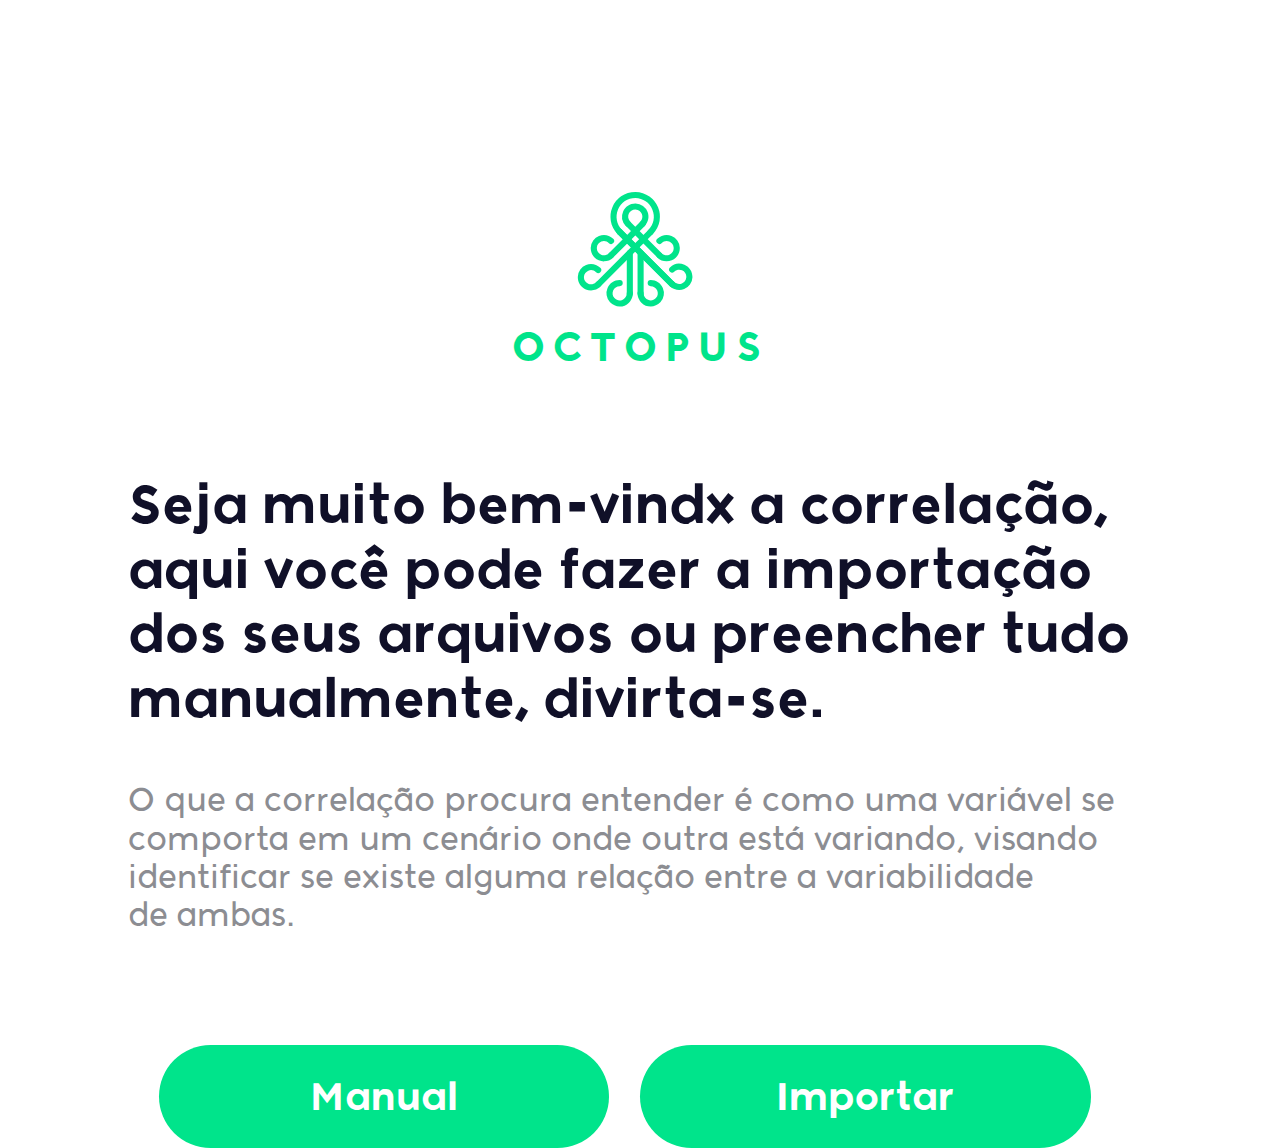
<file: Correlação/correlacao.html>
<!DOCTYPE html>
<html lang="pt-br">

<head>
    <meta charset="UTF-8">
    <link rel="shortcut icon" href="img/3001favicon.ico">
    <meta name="viewport" content="width=device-width, initial-scale=1.0">
    <meta http-equiv="X-UA-Compatible" content="ie=edge">
    <link rel="stylesheet" type="text/css" href="css/style.css">
    <link rel="stylesheet" href="https://stackpath.bootstrapcdn.com/bootstrap/4.4.1/css/bootstrap.min.css">
    <script src="https://code.jquery.com/jquery-3.4.1.slim.min.js"></script>
    <script src="https://stackpath.bootstrapcdn.com/bootstrap/4.4.1/js/bootstrap.min.js"></script>
    <title>Octopus - Correlação</title>
</head>

<body>
    <div class="logo">
        <svg id="Camada_1" data-name="Camada 1" xmlns="http://www.w3.org/2000/svg" viewbox="0 0 2126.89 1476.08">
            <defs>
                <style>
                    .cls-1,
                    .cls-2,
                    .cls-3 {
                        fill: #00e48b;
                    }

                    .cls-2 {
                        stroke: #fd00bc;
                        stroke-miterlimit: 10;
                        stroke-width: 80px;
                    }

                    .cls-3 {
                        font-size: 331.85px;
                        font-family: StatsGroup-Bold, StatsBold;
                        font-weight: 700;
                        letter-spacing: 0.2em;
                    }
                </style>
            </defs>
            <title>logo</title>
            <path class="cls-1"
                d="M1616.4,1300.58c-28,0-55.47-11-77.08-31.95a25.33,25.33,0,0,1,35.26-36.38c17.88,17.34,41.78,22.29,63.92,13.25,17.45-7.13,36.36-24.83,37.17-53.18.21-25.31-13.17-46.15-35.81-55.75-17.73-7.52-44.14-8.18-65.11,12.54a25.33,25.33,0,0,1-35.6-36,109.22,109.22,0,0,1,120.49-23.14c41.63,17.66,67.19,57.18,66.68,103.13v.38a108.81,108.81,0,0,1-20.63,61.35,111.07,111.07,0,0,1-48,37.61A108.94,108.94,0,0,1,1616.4,1300.58Z"
                transform="translate(-227.1 -485.92)" />
            <path class="cls-1"
                d="M883.89,1303.87A111,111,0,0,1,840.5,1295c-41.63-17.66-67.18-57.18-66.68-103.13v-.38a108.73,108.73,0,0,1,20.62-61.35,111.13,111.13,0,0,1,48-37.61c40.71-16.62,86-7.51,118.32,23.77a25.33,25.33,0,0,1-35.26,36.38c-17.88-17.34-41.77-22.29-63.91-13.25-17.46,7.12-36.37,24.83-37.18,53.18-.21,25.31,13.17,46.15,35.82,55.75,17.72,7.52,44.13,8.18,65.1-12.54a25.33,25.33,0,1,1,35.6,36,108.79,108.79,0,0,1-77.1,32Z"
                transform="translate(-227.1 -485.92)" />
            <path class="cls-2" d="M1052.22,750.29" transform="translate(-227.1 -485.92)" />
            <path class="cls-1"
                d="M1558.44,1279.33a25.26,25.26,0,0,1-17.91-7.41L1105.26,836.64a25.33,25.33,0,0,1,35.82-35.82l435.27,435.28a25.32,25.32,0,0,1-17.91,43.23Z"
                transform="translate(-227.1 -485.92)" />
            <path class="cls-1"
                d="M1123.18,844.06a25.27,25.27,0,0,1-18.1-7.6c-30.38-31-50.15-69.12-57.17-110.21a207.44,207.44,0,0,1,85.61-204c34.26-23.74,75.42-36.3,119-36.32h.44c42.49.72,82.72,13.77,116.35,37.73a206.9,206.9,0,0,1,71.13,89.81,204.33,204.33,0,0,1,12.74,113.07c-7.07,40.65-26.83,78.63-57.14,109.85a25.33,25.33,0,1,1-36.34-35.3c45.43-46.78,58.11-109.69,33.91-168.29-24-58.21-78.15-95.06-141.28-96.21-64.56.11-119.87,36.43-144.39,94.82C1083.4,690,1096.15,755,1141.26,801a25.33,25.33,0,0,1-18.08,43.06Z"
                transform="translate(-227.1 -485.92)" />
            <path class="cls-1"
                d="M941.88,1280.1A25.33,25.33,0,0,1,924,1236.86l436-436a25.33,25.33,0,0,1,35.82,35.82l-436,436A25.24,25.24,0,0,1,941.88,1280.1Z"
                transform="translate(-227.1 -485.92)" />
            <path class="cls-1"
                d="M1554.61,1274.6a25.21,25.21,0,0,1-17.91-7.42L1101.43,831.91a25.33,25.33,0,0,1,35.82-35.82l435.27,435.27a25.33,25.33,0,0,1-17.91,43.24Z"
                transform="translate(-227.1 -485.92)" />
            <path class="cls-1"
                d="M1310.94,775.68a25.34,25.34,0,0,1-18.19-43c17.34-17.88,22.29-41.78,13.25-63.92-7.12-17.45-24.83-36.37-53.17-37.17-25.3-.25-46.15,13.16-55.76,35.81-7.52,17.72-8.17,44.14,12.54,65.11a25.33,25.33,0,0,1-36,35.6,109.19,109.19,0,0,1-23.13-120.49c17.66-41.64,57.18-67.22,103.13-66.69h.37a108.73,108.73,0,0,1,61.35,20.62,111.19,111.19,0,0,1,37.61,48c16.62,40.72,7.51,86.05-23.77,118.33A25.29,25.29,0,0,1,1310.94,775.68Z"
                transform="translate(-227.1 -485.92)" />
            <path class="cls-1"
                d="M991.26,1062.35a111.13,111.13,0,0,1-43.39-8.88c-41.64-17.66-67.19-57.18-66.69-103.14V950a108.74,108.74,0,0,1,20.63-61.35,111.07,111.07,0,0,1,48-37.61c40.7-16.63,86-7.52,118.32,23.77a25.33,25.33,0,0,1-35.26,36.37c-17.88-17.33-41.78-22.29-63.92-13.24-17.45,7.12-36.36,24.83-37.17,53.17-.21,25.32,13.16,46.15,35.81,55.76,17.72,7.52,44.14,8.18,65.11-12.54a25.33,25.33,0,1,1,35.6,36,108.82,108.82,0,0,1-77.1,32Z"
                transform="translate(-227.1 -485.92)" />
            <path class="cls-1"
                d="M1049.24,1038.58a25.33,25.33,0,0,1-17.91-43.24l263.55-263.55a25.33,25.33,0,0,1,35.82,35.82l-263.55,263.55A25.27,25.27,0,0,1,1049.24,1038.58Z"
                transform="translate(-227.1 -485.92)" />
            <path class="cls-1"
                d="M1511.29,1062a108.64,108.64,0,0,1-77.1-32,25.33,25.33,0,0,1,35.6-36c21,20.71,47.38,20.06,65.1,12.54,22.65-9.61,36-30.44,35.82-55.76-.81-28.34-19.72-46.05-37.18-53.18-22.14-9-46-4.08-63.91,13.25a25.33,25.33,0,1,1-35.26-36.37c32.27-31.29,77.61-40.4,118.32-23.78a111.15,111.15,0,0,1,48,37.62,108.7,108.7,0,0,1,20.62,61.35V950c.5,45.95-25,85.47-66.68,103.13A111,111,0,0,1,1511.29,1062Z"
                transform="translate(-227.1 -485.92)" />
            <path class="cls-1"
                d="M1453.3,1038.21a25.28,25.28,0,0,1-17.91-7.41L1171.85,767.25a25.33,25.33,0,0,1,35.82-35.83L1471.21,995a25.33,25.33,0,0,1-17.91,43.24Z"
                transform="translate(-227.1 -485.92)" />
            <path class="cls-1"
                d="M1380.13,1437.23a109.83,109.83,0,0,1-110.26-109.71A25.33,25.33,0,0,1,1295,1302h.17a25.33,25.33,0,0,1,25.33,25.16c.2,29.67,19.48,47.88,37.45,55,23,9.15,47.24,3.66,64.88-14.66,19.16-20.72,18.14-46.49,10.78-63.73-9.35-21.89-29.69-35.18-54.42-35.54a25.33,25.33,0,0,1,.36-50.66h.38c44.67.66,83.09,26.07,100.27,66.31a111.16,111.16,0,0,1,7.76,60.27,108.88,108.88,0,0,1-28.16,58l-.26.27C1437.78,1425.21,1409.39,1437.23,1380.13,1437.23Zm61.15-52.29h0Z"
                transform="translate(-227.1 -485.92)" />
            <path class="cls-1"
                d="M1295.51,1353.86a25.34,25.34,0,0,1-25.33-25.33V993.33a25.33,25.33,0,0,1,50.66,0v335.2A25.34,25.34,0,0,1,1295.51,1353.86Z"
                transform="translate(-227.1 -485.92)" />
            <path class="cls-1"
                d="M1121.13,1437.29c-29.26,0-57.64-12-79.44-34.77l-.26-.27a108.85,108.85,0,0,1-28.16-58A111.19,111.19,0,0,1,1021,1284c17.18-40.24,55.6-65.65,100.27-66.3h.37a25.33,25.33,0,0,1,.37,50.66c-24.73.36-45.07,13.65-54.42,35.54-7.36,17.24-8.38,43,10.78,63.73,17.64,18.33,41.88,23.81,64.88,14.66,18-7.15,37.25-25.36,37.45-55a25.34,25.34,0,0,1,25.33-25.16h.17a25.34,25.34,0,0,1,25.16,25.5,110.56,110.56,0,0,1-110.26,109.71Z"
                transform="translate(-227.1 -485.92)" />
            <path class="cls-1"
                d="M1206,1354.7a25.33,25.33,0,0,1-25.33-25.33v-336a25.33,25.33,0,0,1,50.66,0v336A25.33,25.33,0,0,1,1206,1354.7Z"
                transform="translate(-227.1 -485.92)" />
            <text class="cls-3" transform="translate(0 1400.57)">OCTOPUS</text>
        </svg>
    </div>
    <section class="textos">
        <div class="texto-principal">
            <h1>Seja muito bem-vindx a correlação,<br>
                aqui você pode fazer a importação<br>
                dos seus arquivos ou preencher tudo<br>
                manualmente, divirta-se.
            </h1>
        </div>
        <div class="texto-secundario">
            <h3>O que a correlação procura entender é como uma variável se<br>
                comporta em um cenário onde outra está variando, visando<br>
                identificar se existe alguma relação entre a variabilidade<br>
                de ambas.
            </h3>
        </div>
    </section>
    <script src="./js/processo.js"></script>
    <section class="botoes">
        <a href="processo/manual.html"><button class="manual">Manual</button></a>
        <a href="processo/importar.html"><button class="importar" onclick="importar(true)">Importar</button></a>
    </section>
</body>

</html>
</file>
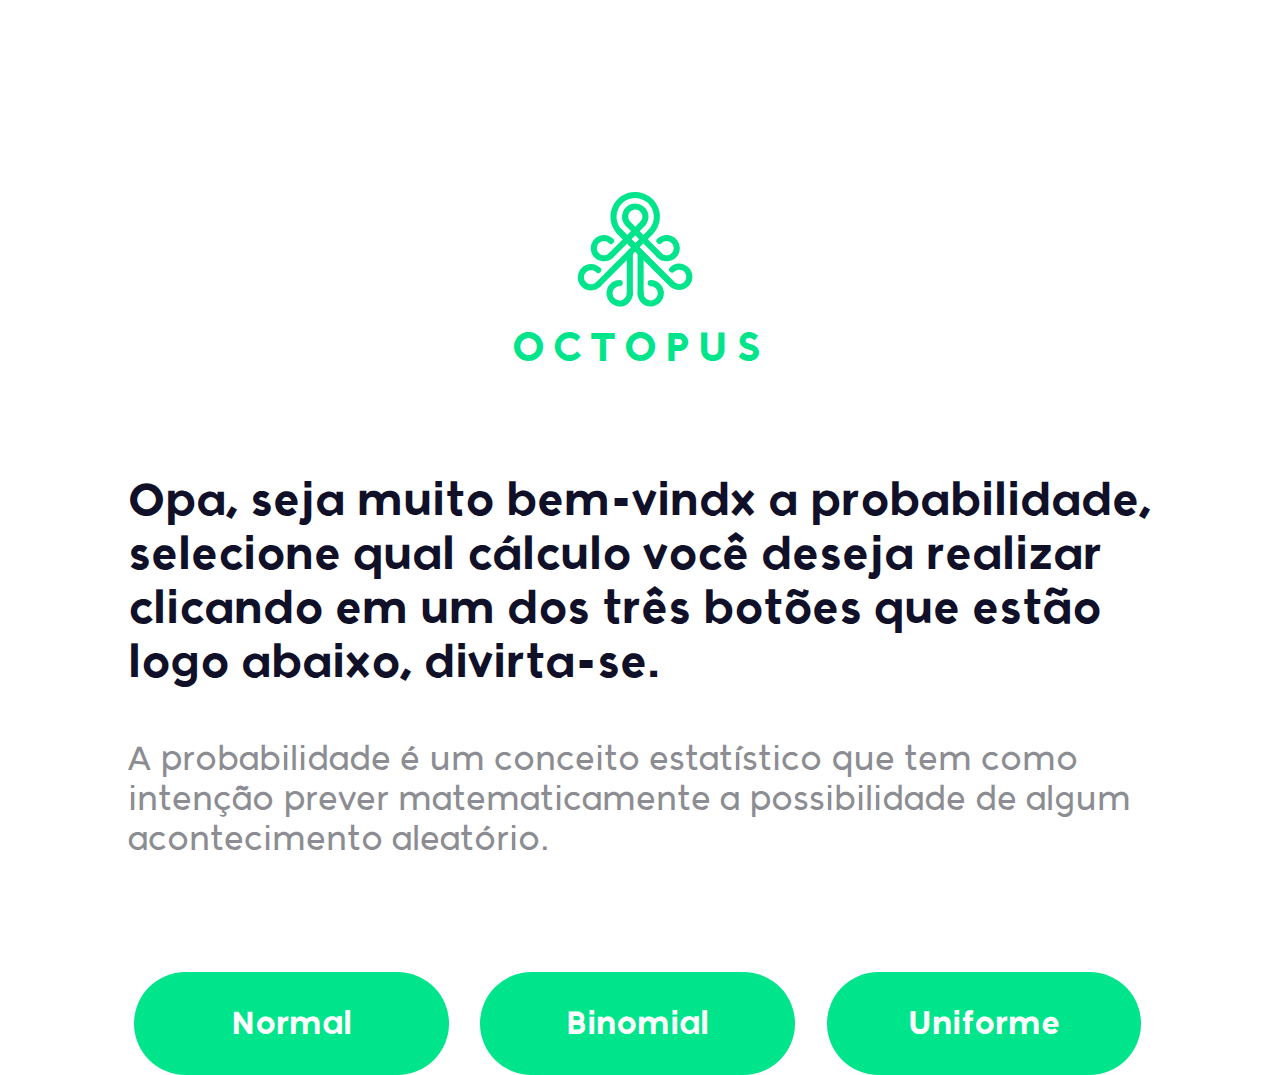
<file: Probabilidade/probabilidade.html>
<!DOCTYPE html>
<html lang="pt-br">

<head>
    <meta charset="UTF-8">
    <link rel="shortcut icon" href="img/3001favicon.ico">
    <meta name="viewport" content="width=device-width, initial-scale=1.0">
    <meta http-equiv="X-UA-Compatible" content="ie=edge">
    <link rel="stylesheet" type="text/css" href="css/style.css">
    <link rel="stylesheet" href="https://stackpath.bootstrapcdn.com/bootstrap/4.4.1/css/bootstrap.min.css">
    <script src="https://code.jquery.com/jquery-3.4.1.slim.min.js"></script>
    <script src="https://stackpath.bootstrapcdn.com/bootstrap/4.4.1/js/bootstrap.min.js"></script>
    <title>Octopus - Probabilidade</title>
</head>

<body>
    <div class="logo">
        <svg id="Camada_1" data-name="Camada 1" xmlns="http://www.w3.org/2000/svg" viewbox="0 0 2126.89 1476.08">
            <defs>
                <style>
                    .cls-1,
                    .cls-2,
                    .cls-3 {
                        fill: #00e48b;
                    }

                    .cls-2 {
                        stroke: #fd00bc;
                        stroke-miterlimit: 10;
                        stroke-width: 80px;
                    }

                    .cls-3 {
                        font-size: 331.85px;
                        font-family: StatsGroup-Bold, StatsBold;
                        font-weight: 700;
                        letter-spacing: 0.2em;
                    }
                </style>
            </defs>
            <title>logo</title>
            <path class="cls-1"
                d="M1616.4,1300.58c-28,0-55.47-11-77.08-31.95a25.33,25.33,0,0,1,35.26-36.38c17.88,17.34,41.78,22.29,63.92,13.25,17.45-7.13,36.36-24.83,37.17-53.18.21-25.31-13.17-46.15-35.81-55.75-17.73-7.52-44.14-8.18-65.11,12.54a25.33,25.33,0,0,1-35.6-36,109.22,109.22,0,0,1,120.49-23.14c41.63,17.66,67.19,57.18,66.68,103.13v.38a108.81,108.81,0,0,1-20.63,61.35,111.07,111.07,0,0,1-48,37.61A108.94,108.94,0,0,1,1616.4,1300.58Z"
                transform="translate(-227.1 -485.92)" />
            <path class="cls-1"
                d="M883.89,1303.87A111,111,0,0,1,840.5,1295c-41.63-17.66-67.18-57.18-66.68-103.13v-.38a108.73,108.73,0,0,1,20.62-61.35,111.13,111.13,0,0,1,48-37.61c40.71-16.62,86-7.51,118.32,23.77a25.33,25.33,0,0,1-35.26,36.38c-17.88-17.34-41.77-22.29-63.91-13.25-17.46,7.12-36.37,24.83-37.18,53.18-.21,25.31,13.17,46.15,35.82,55.75,17.72,7.52,44.13,8.18,65.1-12.54a25.33,25.33,0,1,1,35.6,36,108.79,108.79,0,0,1-77.1,32Z"
                transform="translate(-227.1 -485.92)" />
            <path class="cls-2" d="M1052.22,750.29" transform="translate(-227.1 -485.92)" />
            <path class="cls-1"
                d="M1558.44,1279.33a25.26,25.26,0,0,1-17.91-7.41L1105.26,836.64a25.33,25.33,0,0,1,35.82-35.82l435.27,435.28a25.32,25.32,0,0,1-17.91,43.23Z"
                transform="translate(-227.1 -485.92)" />
            <path class="cls-1"
                d="M1123.18,844.06a25.27,25.27,0,0,1-18.1-7.6c-30.38-31-50.15-69.12-57.17-110.21a207.44,207.44,0,0,1,85.61-204c34.26-23.74,75.42-36.3,119-36.32h.44c42.49.72,82.72,13.77,116.35,37.73a206.9,206.9,0,0,1,71.13,89.81,204.33,204.33,0,0,1,12.74,113.07c-7.07,40.65-26.83,78.63-57.14,109.85a25.33,25.33,0,1,1-36.34-35.3c45.43-46.78,58.11-109.69,33.91-168.29-24-58.21-78.15-95.06-141.28-96.21-64.56.11-119.87,36.43-144.39,94.82C1083.4,690,1096.15,755,1141.26,801a25.33,25.33,0,0,1-18.08,43.06Z"
                transform="translate(-227.1 -485.92)" />
            <path class="cls-1"
                d="M941.88,1280.1A25.33,25.33,0,0,1,924,1236.86l436-436a25.33,25.33,0,0,1,35.82,35.82l-436,436A25.24,25.24,0,0,1,941.88,1280.1Z"
                transform="translate(-227.1 -485.92)" />
            <path class="cls-1"
                d="M1554.61,1274.6a25.21,25.21,0,0,1-17.91-7.42L1101.43,831.91a25.33,25.33,0,0,1,35.82-35.82l435.27,435.27a25.33,25.33,0,0,1-17.91,43.24Z"
                transform="translate(-227.1 -485.92)" />
            <path class="cls-1"
                d="M1310.94,775.68a25.34,25.34,0,0,1-18.19-43c17.34-17.88,22.29-41.78,13.25-63.92-7.12-17.45-24.83-36.37-53.17-37.17-25.3-.25-46.15,13.16-55.76,35.81-7.52,17.72-8.17,44.14,12.54,65.11a25.33,25.33,0,0,1-36,35.6,109.19,109.19,0,0,1-23.13-120.49c17.66-41.64,57.18-67.22,103.13-66.69h.37a108.73,108.73,0,0,1,61.35,20.62,111.19,111.19,0,0,1,37.61,48c16.62,40.72,7.51,86.05-23.77,118.33A25.29,25.29,0,0,1,1310.94,775.68Z"
                transform="translate(-227.1 -485.92)" />
            <path class="cls-1"
                d="M991.26,1062.35a111.13,111.13,0,0,1-43.39-8.88c-41.64-17.66-67.19-57.18-66.69-103.14V950a108.74,108.74,0,0,1,20.63-61.35,111.07,111.07,0,0,1,48-37.61c40.7-16.63,86-7.52,118.32,23.77a25.33,25.33,0,0,1-35.26,36.37c-17.88-17.33-41.78-22.29-63.92-13.24-17.45,7.12-36.36,24.83-37.17,53.17-.21,25.32,13.16,46.15,35.81,55.76,17.72,7.52,44.14,8.18,65.11-12.54a25.33,25.33,0,1,1,35.6,36,108.82,108.82,0,0,1-77.1,32Z"
                transform="translate(-227.1 -485.92)" />
            <path class="cls-1"
                d="M1049.24,1038.58a25.33,25.33,0,0,1-17.91-43.24l263.55-263.55a25.33,25.33,0,0,1,35.82,35.82l-263.55,263.55A25.27,25.27,0,0,1,1049.24,1038.58Z"
                transform="translate(-227.1 -485.92)" />
            <path class="cls-1"
                d="M1511.29,1062a108.64,108.64,0,0,1-77.1-32,25.33,25.33,0,0,1,35.6-36c21,20.71,47.38,20.06,65.1,12.54,22.65-9.61,36-30.44,35.82-55.76-.81-28.34-19.72-46.05-37.18-53.18-22.14-9-46-4.08-63.91,13.25a25.33,25.33,0,1,1-35.26-36.37c32.27-31.29,77.61-40.4,118.32-23.78a111.15,111.15,0,0,1,48,37.62,108.7,108.7,0,0,1,20.62,61.35V950c.5,45.95-25,85.47-66.68,103.13A111,111,0,0,1,1511.29,1062Z"
                transform="translate(-227.1 -485.92)" />
            <path class="cls-1"
                d="M1453.3,1038.21a25.28,25.28,0,0,1-17.91-7.41L1171.85,767.25a25.33,25.33,0,0,1,35.82-35.83L1471.21,995a25.33,25.33,0,0,1-17.91,43.24Z"
                transform="translate(-227.1 -485.92)" />
            <path class="cls-1"
                d="M1380.13,1437.23a109.83,109.83,0,0,1-110.26-109.71A25.33,25.33,0,0,1,1295,1302h.17a25.33,25.33,0,0,1,25.33,25.16c.2,29.67,19.48,47.88,37.45,55,23,9.15,47.24,3.66,64.88-14.66,19.16-20.72,18.14-46.49,10.78-63.73-9.35-21.89-29.69-35.18-54.42-35.54a25.33,25.33,0,0,1,.36-50.66h.38c44.67.66,83.09,26.07,100.27,66.31a111.16,111.16,0,0,1,7.76,60.27,108.88,108.88,0,0,1-28.16,58l-.26.27C1437.78,1425.21,1409.39,1437.23,1380.13,1437.23Zm61.15-52.29h0Z"
                transform="translate(-227.1 -485.92)" />
            <path class="cls-1"
                d="M1295.51,1353.86a25.34,25.34,0,0,1-25.33-25.33V993.33a25.33,25.33,0,0,1,50.66,0v335.2A25.34,25.34,0,0,1,1295.51,1353.86Z"
                transform="translate(-227.1 -485.92)" />
            <path class="cls-1"
                d="M1121.13,1437.29c-29.26,0-57.64-12-79.44-34.77l-.26-.27a108.85,108.85,0,0,1-28.16-58A111.19,111.19,0,0,1,1021,1284c17.18-40.24,55.6-65.65,100.27-66.3h.37a25.33,25.33,0,0,1,.37,50.66c-24.73.36-45.07,13.65-54.42,35.54-7.36,17.24-8.38,43,10.78,63.73,17.64,18.33,41.88,23.81,64.88,14.66,18-7.15,37.25-25.36,37.45-55a25.34,25.34,0,0,1,25.33-25.16h.17a25.34,25.34,0,0,1,25.16,25.5,110.56,110.56,0,0,1-110.26,109.71Z"
                transform="translate(-227.1 -485.92)" />
            <path class="cls-1"
                d="M1206,1354.7a25.33,25.33,0,0,1-25.33-25.33v-336a25.33,25.33,0,0,1,50.66,0v336A25.33,25.33,0,0,1,1206,1354.7Z"
                transform="translate(-227.1 -485.92)" />
            <text class="cls-3" transform="translate(0 1400.57)">OCTOPUS</text>
        </svg>
    </div>
    <section class="textos">
        <div class="texto-principal">
            <h1>Opa, seja muito bem-vindx a probabilidade,<br>
                selecione qual cálculo você deseja realizar<br>
                clicando em um dos três botões que estão<br>
                logo abaixo, divirta-se.
            </h1>
        </div>
        <div class="texto-secundario">
            <h3>A probabilidade é um conceito estatístico que tem como<br>
                intenção prever matematicamente a possibilidade de algum<br>
                acontecimento aleatório.
            </h3>
        </div>
    </section>
    <section class="botoes">
        <a href="Normal/normal.html"><button class="normal">Normal</button></a>
        <a href="Binomial/binomial.html"><button class="binominal">Binomial</button></a>
        <a href="Uniforme/uniforme.html"><button class="uniforme">Uniforme</button></a>
    </section>
</body>

</html>
</file>
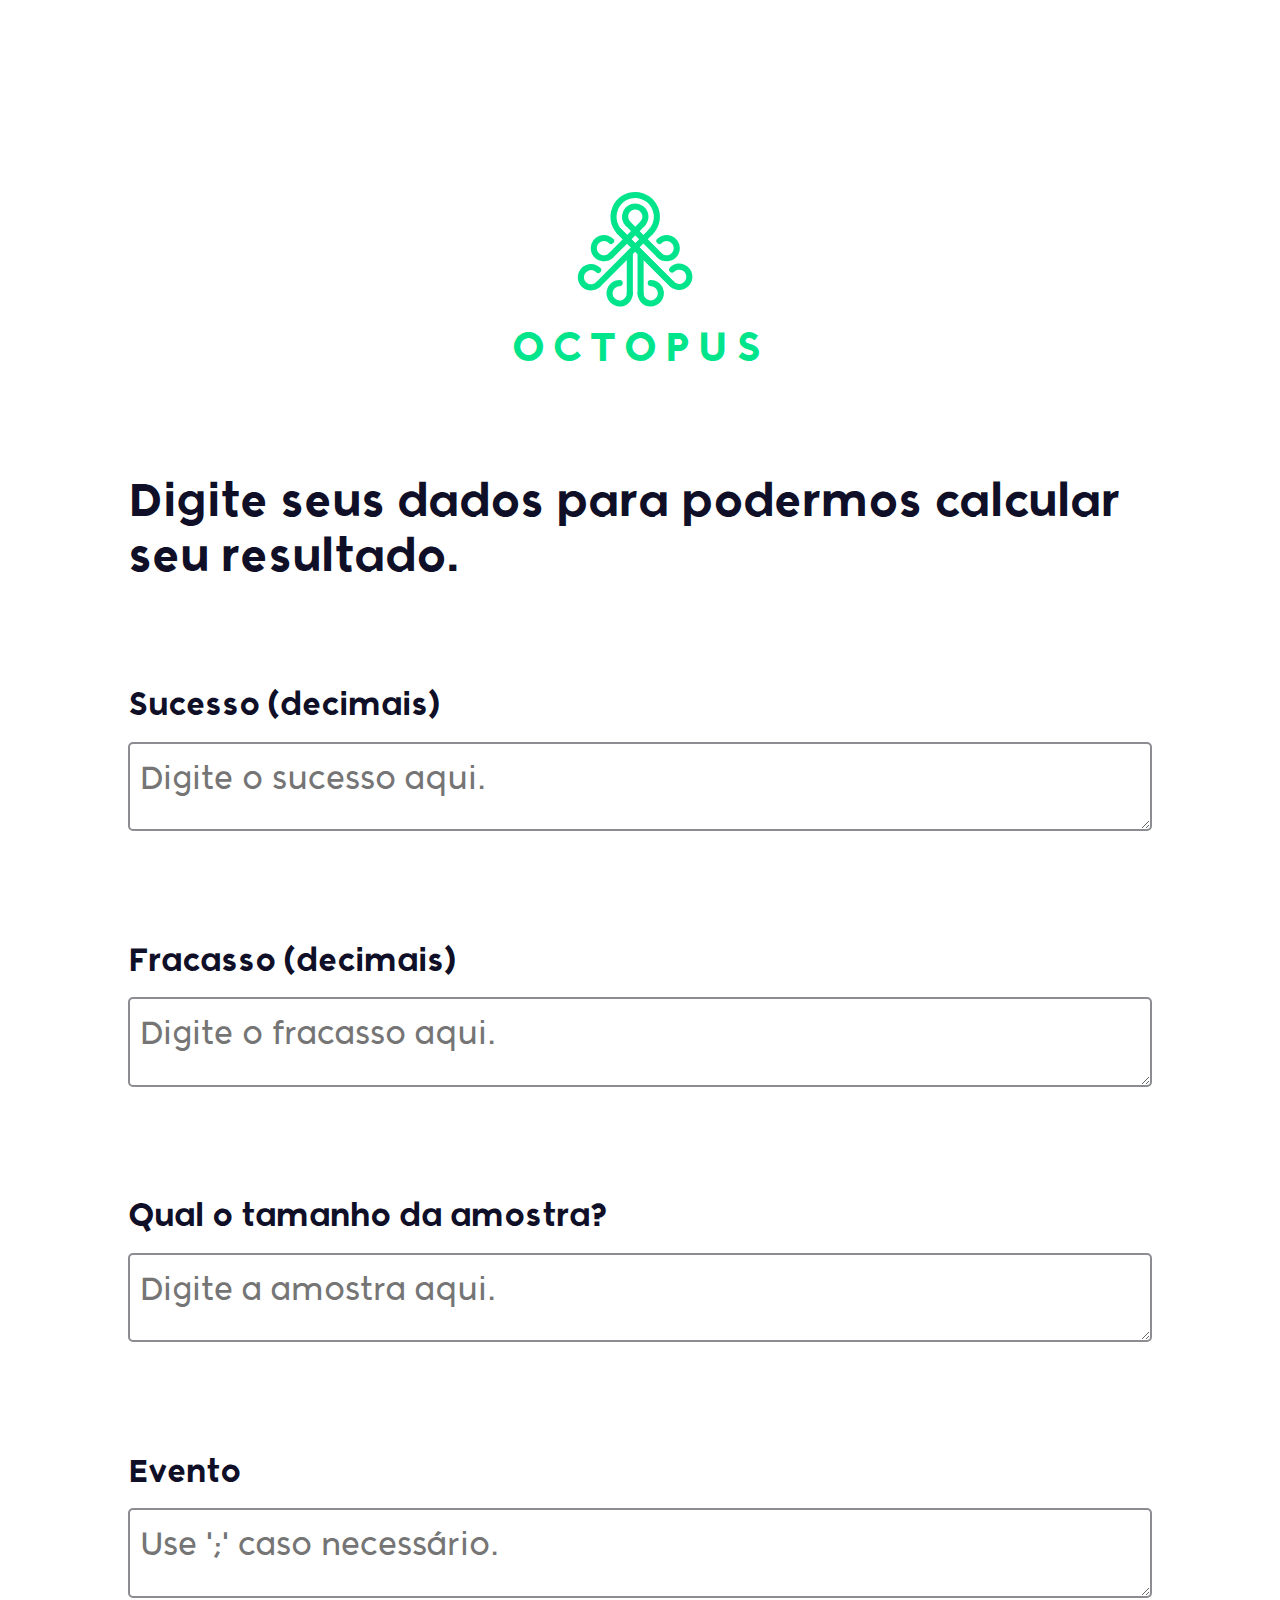
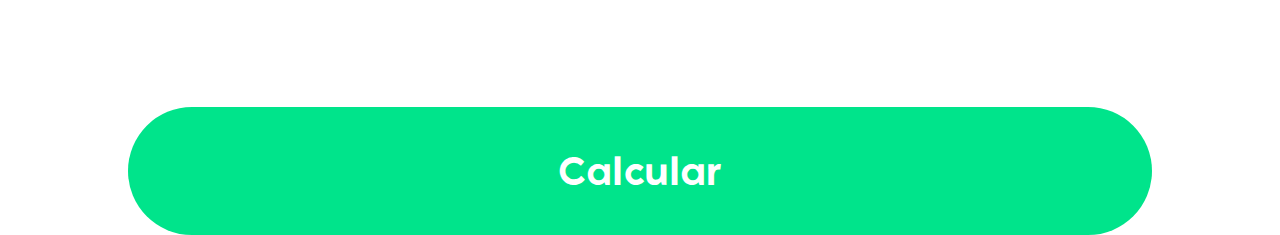
<file: Probabilidade/Binomial/binomial.html>
<!DOCTYPE html>
<html lang="pt-br">

<head>
    <meta charset="UTF-8">
    <link rel="shortcut icon" href="img/3001favicon.ico">
    <meta name="viewport" content="width=device-width, initial-scale=1.0">
    <meta http-equiv="X-UA-Compatible" content="ie=edge">
    <link rel="stylesheet" type="text/css" href="css/style.css">
    <link rel="stylesheet" href="https://stackpath.bootstrapcdn.com/bootstrap/4.4.1/css/bootstrap.min.css">
    <script src="https://code.jquery.com/jquery-3.4.1.slim.min.js"></script>
    <script src="https://stackpath.bootstrapcdn.com/bootstrap/4.4.1/js/bootstrap.min.js"></script>
    <link rel="stylesheet" href="https://cdnjs.cloudflare.com/ajax/libs/animate.css/4.0.0/animate.min.css" />
    <title>Octopus - Distribuição Binomial</title>
</head>

<body>
    <section class="logo">
        <svg id=" Camada_1" data-name="Camada 1" xmlns="http://www.w3.org/2000/svg" viewbox="0 0 2126.89 1476.08">
            <defs>
                <style>
                    .cls-1,
                    .cls-2,
                    .cls-3 {
                        fill: #00e48b;
                    }

                    .cls-2 {
                        stroke: #fd00bc;
                        stroke-miterlimit: 10;
                        stroke-width: 80px;
                    }

                    .cls-3 {
                        font-size: 331.85px;
                        font-family: StatsGroup-Bold, StatsBold;
                        font-weight: 700;
                        letter-spacing: 0.2em;
                    }
                </style>
            </defs>
            <title>logo</title>
            <path class="cls-1"
                d="M1616.4,1300.58c-28,0-55.47-11-77.08-31.95a25.33,25.33,0,0,1,35.26-36.38c17.88,17.34,41.78,22.29,63.92,13.25,17.45-7.13,36.36-24.83,37.17-53.18.21-25.31-13.17-46.15-35.81-55.75-17.73-7.52-44.14-8.18-65.11,12.54a25.33,25.33,0,0,1-35.6-36,109.22,109.22,0,0,1,120.49-23.14c41.63,17.66,67.19,57.18,66.68,103.13v.38a108.81,108.81,0,0,1-20.63,61.35,111.07,111.07,0,0,1-48,37.61A108.94,108.94,0,0,1,1616.4,1300.58Z"
                transform="translate(-227.1 -485.92)" />
            <path class="cls-1"
                d="M883.89,1303.87A111,111,0,0,1,840.5,1295c-41.63-17.66-67.18-57.18-66.68-103.13v-.38a108.73,108.73,0,0,1,20.62-61.35,111.13,111.13,0,0,1,48-37.61c40.71-16.62,86-7.51,118.32,23.77a25.33,25.33,0,0,1-35.26,36.38c-17.88-17.34-41.77-22.29-63.91-13.25-17.46,7.12-36.37,24.83-37.18,53.18-.21,25.31,13.17,46.15,35.82,55.75,17.72,7.52,44.13,8.18,65.1-12.54a25.33,25.33,0,1,1,35.6,36,108.79,108.79,0,0,1-77.1,32Z"
                transform="translate(-227.1 -485.92)" />
            <path class="cls-2" d="M1052.22,750.29" transform="translate(-227.1 -485.92)" />
            <path class="cls-1"
                d="M1558.44,1279.33a25.26,25.26,0,0,1-17.91-7.41L1105.26,836.64a25.33,25.33,0,0,1,35.82-35.82l435.27,435.28a25.32,25.32,0,0,1-17.91,43.23Z"
                transform="translate(-227.1 -485.92)" />
            <path class="cls-1"
                d="M1123.18,844.06a25.27,25.27,0,0,1-18.1-7.6c-30.38-31-50.15-69.12-57.17-110.21a207.44,207.44,0,0,1,85.61-204c34.26-23.74,75.42-36.3,119-36.32h.44c42.49.72,82.72,13.77,116.35,37.73a206.9,206.9,0,0,1,71.13,89.81,204.33,204.33,0,0,1,12.74,113.07c-7.07,40.65-26.83,78.63-57.14,109.85a25.33,25.33,0,1,1-36.34-35.3c45.43-46.78,58.11-109.69,33.91-168.29-24-58.21-78.15-95.06-141.28-96.21-64.56.11-119.87,36.43-144.39,94.82C1083.4,690,1096.15,755,1141.26,801a25.33,25.33,0,0,1-18.08,43.06Z"
                transform="translate(-227.1 -485.92)" />
            <path class="cls-1"
                d="M941.88,1280.1A25.33,25.33,0,0,1,924,1236.86l436-436a25.33,25.33,0,0,1,35.82,35.82l-436,436A25.24,25.24,0,0,1,941.88,1280.1Z"
                transform="translate(-227.1 -485.92)" />
            <path class="cls-1"
                d="M1554.61,1274.6a25.21,25.21,0,0,1-17.91-7.42L1101.43,831.91a25.33,25.33,0,0,1,35.82-35.82l435.27,435.27a25.33,25.33,0,0,1-17.91,43.24Z"
                transform="translate(-227.1 -485.92)" />
            <path class="cls-1"
                d="M1310.94,775.68a25.34,25.34,0,0,1-18.19-43c17.34-17.88,22.29-41.78,13.25-63.92-7.12-17.45-24.83-36.37-53.17-37.17-25.3-.25-46.15,13.16-55.76,35.81-7.52,17.72-8.17,44.14,12.54,65.11a25.33,25.33,0,0,1-36,35.6,109.19,109.19,0,0,1-23.13-120.49c17.66-41.64,57.18-67.22,103.13-66.69h.37a108.73,108.73,0,0,1,61.35,20.62,111.19,111.19,0,0,1,37.61,48c16.62,40.72,7.51,86.05-23.77,118.33A25.29,25.29,0,0,1,1310.94,775.68Z"
                transform="translate(-227.1 -485.92)" />
            <path class="cls-1"
                d="M991.26,1062.35a111.13,111.13,0,0,1-43.39-8.88c-41.64-17.66-67.19-57.18-66.69-103.14V950a108.74,108.74,0,0,1,20.63-61.35,111.07,111.07,0,0,1,48-37.61c40.7-16.63,86-7.52,118.32,23.77a25.33,25.33,0,0,1-35.26,36.37c-17.88-17.33-41.78-22.29-63.92-13.24-17.45,7.12-36.36,24.83-37.17,53.17-.21,25.32,13.16,46.15,35.81,55.76,17.72,7.52,44.14,8.18,65.11-12.54a25.33,25.33,0,1,1,35.6,36,108.82,108.82,0,0,1-77.1,32Z"
                transform="translate(-227.1 -485.92)" />
            <path class="cls-1"
                d="M1049.24,1038.58a25.33,25.33,0,0,1-17.91-43.24l263.55-263.55a25.33,25.33,0,0,1,35.82,35.82l-263.55,263.55A25.27,25.27,0,0,1,1049.24,1038.58Z"
                transform="translate(-227.1 -485.92)" />
            <path class="cls-1"
                d="M1511.29,1062a108.64,108.64,0,0,1-77.1-32,25.33,25.33,0,0,1,35.6-36c21,20.71,47.38,20.06,65.1,12.54,22.65-9.61,36-30.44,35.82-55.76-.81-28.34-19.72-46.05-37.18-53.18-22.14-9-46-4.08-63.91,13.25a25.33,25.33,0,1,1-35.26-36.37c32.27-31.29,77.61-40.4,118.32-23.78a111.15,111.15,0,0,1,48,37.62,108.7,108.7,0,0,1,20.62,61.35V950c.5,45.95-25,85.47-66.68,103.13A111,111,0,0,1,1511.29,1062Z"
                transform="translate(-227.1 -485.92)" />
            <path class="cls-1"
                d="M1453.3,1038.21a25.28,25.28,0,0,1-17.91-7.41L1171.85,767.25a25.33,25.33,0,0,1,35.82-35.83L1471.21,995a25.33,25.33,0,0,1-17.91,43.24Z"
                transform="translate(-227.1 -485.92)" />
            <path class="cls-1"
                d="M1380.13,1437.23a109.83,109.83,0,0,1-110.26-109.71A25.33,25.33,0,0,1,1295,1302h.17a25.33,25.33,0,0,1,25.33,25.16c.2,29.67,19.48,47.88,37.45,55,23,9.15,47.24,3.66,64.88-14.66,19.16-20.72,18.14-46.49,10.78-63.73-9.35-21.89-29.69-35.18-54.42-35.54a25.33,25.33,0,0,1,.36-50.66h.38c44.67.66,83.09,26.07,100.27,66.31a111.16,111.16,0,0,1,7.76,60.27,108.88,108.88,0,0,1-28.16,58l-.26.27C1437.78,1425.21,1409.39,1437.23,1380.13,1437.23Zm61.15-52.29h0Z"
                transform="translate(-227.1 -485.92)" />
            <path class="cls-1"
                d="M1295.51,1353.86a25.34,25.34,0,0,1-25.33-25.33V993.33a25.33,25.33,0,0,1,50.66,0v335.2A25.34,25.34,0,0,1,1295.51,1353.86Z"
                transform="translate(-227.1 -485.92)" />
            <path class="cls-1"
                d="M1121.13,1437.29c-29.26,0-57.64-12-79.44-34.77l-.26-.27a108.85,108.85,0,0,1-28.16-58A111.19,111.19,0,0,1,1021,1284c17.18-40.24,55.6-65.65,100.27-66.3h.37a25.33,25.33,0,0,1,.37,50.66c-24.73.36-45.07,13.65-54.42,35.54-7.36,17.24-8.38,43,10.78,63.73,17.64,18.33,41.88,23.81,64.88,14.66,18-7.15,37.25-25.36,37.45-55a25.34,25.34,0,0,1,25.33-25.16h.17a25.34,25.34,0,0,1,25.16,25.5,110.56,110.56,0,0,1-110.26,109.71Z"
                transform="translate(-227.1 -485.92)" />
            <path class="cls-1"
                d="M1206,1354.7a25.33,25.33,0,0,1-25.33-25.33v-336a25.33,25.33,0,0,1,50.66,0v336A25.33,25.33,0,0,1,1206,1354.7Z"
                transform="translate(-227.1 -485.92)" />
            <text class="cls-3" transform="translate(0 1400.57)">OCTOPUS</text>
        </svg>
    </section>
    <section class="tela1">
        <h1>Digite seus dados para podermos calcular<br>
            seu resultado.
        </h1>
        <div class="entrada">
            <h3>Sucesso (decimais)</h3>
            <textarea type="number" id="sucesso" placeholder="Digite o sucesso aqui."></textarea>
            <h3>Fracasso (decimais)</h3>
            <textarea type="number" id="fracasso" placeholder="Digite o fracasso aqui."></textarea>
            <h3>Qual o tamanho da amostra?</h3>
            <textarea type="number" id="amostra" placeholder="Digite a amostra aqui."></textarea>
            <h3>Evento</h3>
            <textarea type="text" id="evento" placeholder="Use ';' caso necessário."></textarea>
            <div class="button">
                <button onclick="calcular()" class="calcular" id="calcular">Calcular</button>
            </div>
        </div>
    </section>
    <section class="tela2" style="display: none;">
        <h1>Estes são os resultados obtidos usando<br>
            os seus dados. ;)
        </h1>
        <div class="saida">
            <div class="res1">
                <h5>Resultado</h5>
                <div id="result1"></div>
            </div>
            <div class="res2">
                <h5>Média</h5>
                <div id="result2"></div>
            </div>
            <div class="res3">
                <h5>Desvio padrão</h5>
                <div id="result3"></div>
            </div>
            <div class="res4">
                <h5>Coeficiente de variação</h5>
                <div id="result4"></div>
            </div>
        </div>
        <div class="button2">
            <a href="../probabilidade.html"><button class="finalizar" id="finalizar">Finalizar</button></a>
        </div>
    </section>
</body>
<script src="js/binominal.js"></script>

</html>
</file>
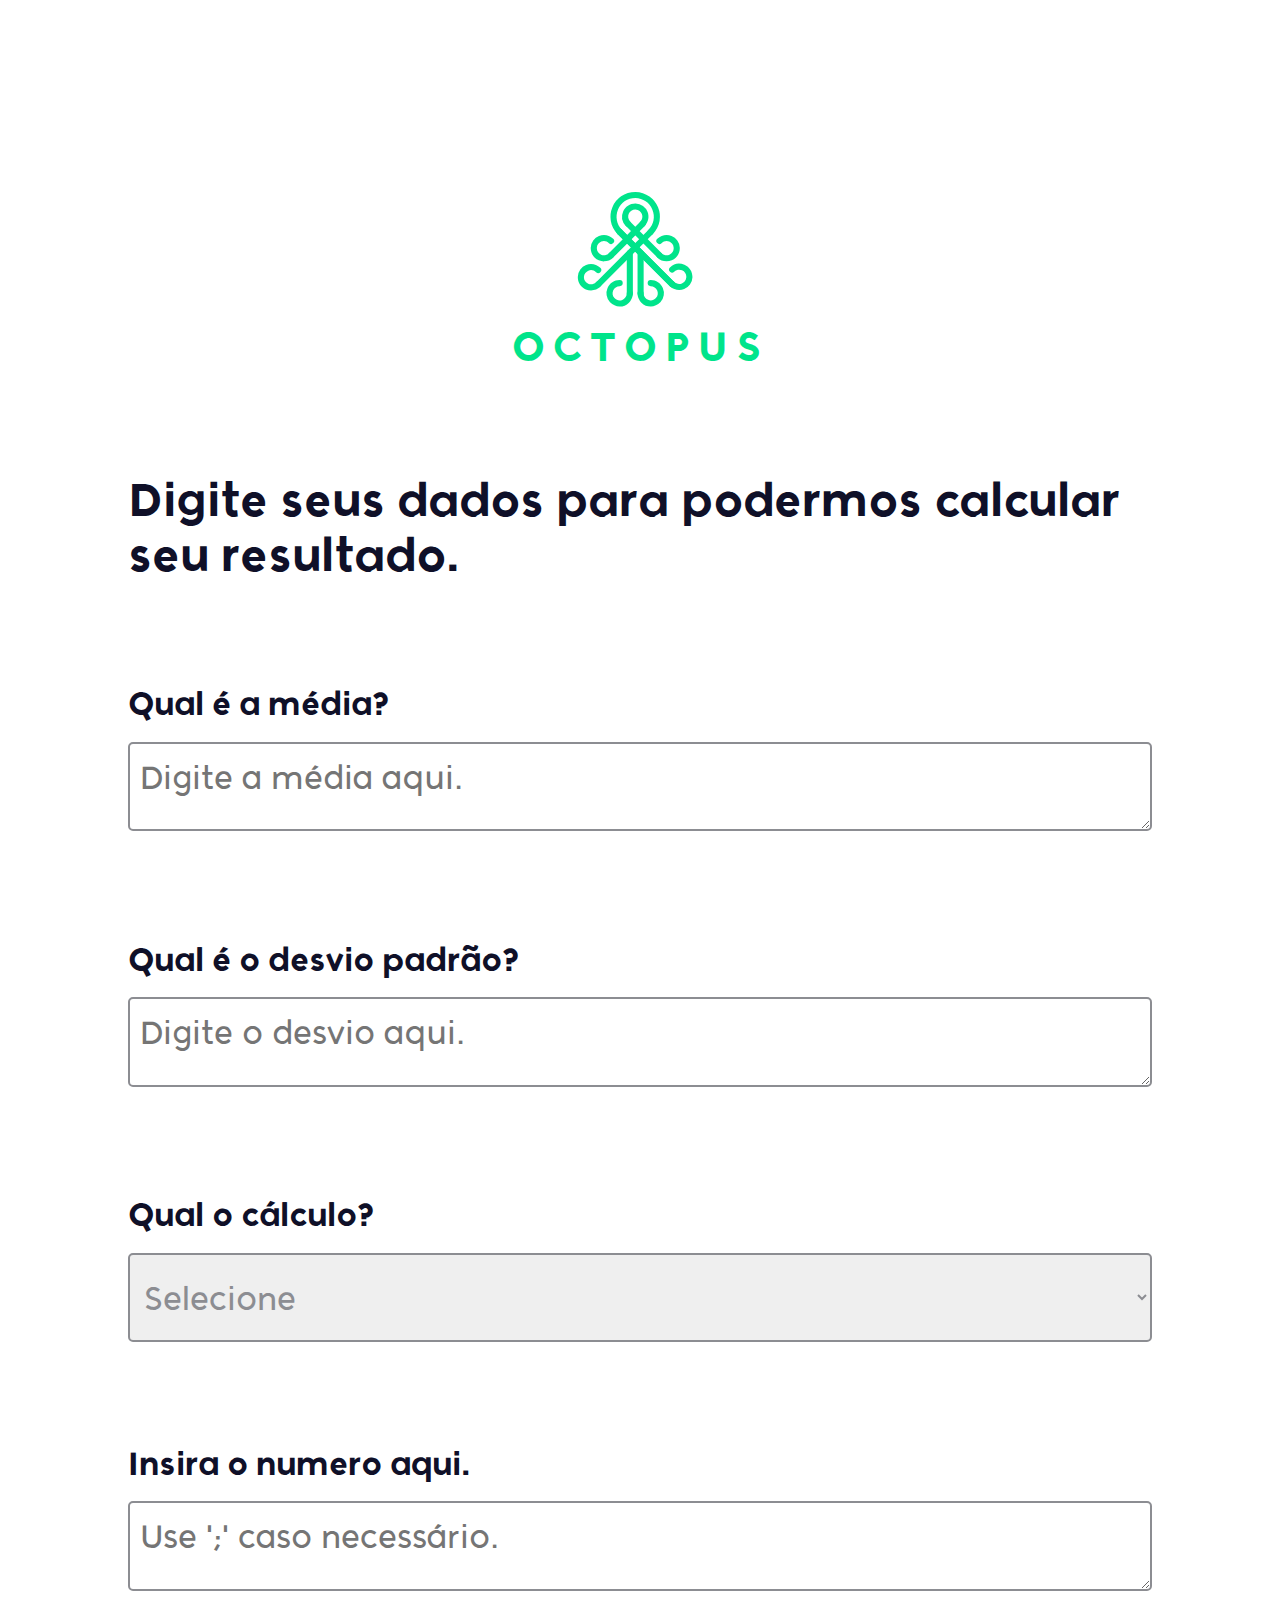
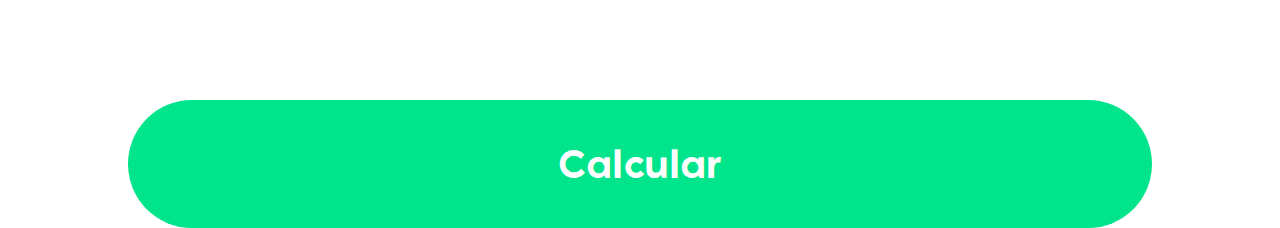
<file: Probabilidade/Normal/normal.html>
<!DOCTYPE html>
<html lang="pt-br">

<head>
    <meta charset="UTF-8">
    <link rel="shortcut icon" href="img/3001favicon.ico">
    <meta name="viewport" content="width=device-width, initial-scale=1.0">
    <meta http-equiv="X-UA-Compatible" content="ie=edge">
    <link rel="stylesheet" type="text/css" href="css/style.css">
    <link rel="stylesheet" href="https://stackpath.bootstrapcdn.com/bootstrap/4.4.1/css/bootstrap.min.css">
    <script src="https://code.jquery.com/jquery-3.4.1.slim.min.js"></script>
    <script src="https://stackpath.bootstrapcdn.com/bootstrap/4.4.1/js/bootstrap.min.js"></script>
    <title>Octopus - Distribuição Normal</title>
</head>

<body>
    <section class="logo">
        <svg id="Camada_1" data-name="Camada 1" xmlns="http://www.w3.org/2000/svg" viewbox="0 0 2126.89 1476.08">
            <defs>
                <style>
                    .cls-1,
                    .cls-2,
                    .cls-3 {
                        fill: #00e48b;
                    }

                    .cls-2 {
                        stroke: #fd00bc;
                        stroke-miterlimit: 10;
                        stroke-width: 80px;
                    }

                    .cls-3 {
                        font-size: 331.85px;
                        font-family: StatsGroup-Bold, StatsBold;
                        font-weight: 700;
                        letter-spacing: 0.2em;
                    }
                </style>
            </defs>
            <title>logo</title>
            <path class="cls-1"
                d="M1616.4,1300.58c-28,0-55.47-11-77.08-31.95a25.33,25.33,0,0,1,35.26-36.38c17.88,17.34,41.78,22.29,63.92,13.25,17.45-7.13,36.36-24.83,37.17-53.18.21-25.31-13.17-46.15-35.81-55.75-17.73-7.52-44.14-8.18-65.11,12.54a25.33,25.33,0,0,1-35.6-36,109.22,109.22,0,0,1,120.49-23.14c41.63,17.66,67.19,57.18,66.68,103.13v.38a108.81,108.81,0,0,1-20.63,61.35,111.07,111.07,0,0,1-48,37.61A108.94,108.94,0,0,1,1616.4,1300.58Z"
                transform="translate(-227.1 -485.92)" />
            <path class="cls-1"
                d="M883.89,1303.87A111,111,0,0,1,840.5,1295c-41.63-17.66-67.18-57.18-66.68-103.13v-.38a108.73,108.73,0,0,1,20.62-61.35,111.13,111.13,0,0,1,48-37.61c40.71-16.62,86-7.51,118.32,23.77a25.33,25.33,0,0,1-35.26,36.38c-17.88-17.34-41.77-22.29-63.91-13.25-17.46,7.12-36.37,24.83-37.18,53.18-.21,25.31,13.17,46.15,35.82,55.75,17.72,7.52,44.13,8.18,65.1-12.54a25.33,25.33,0,1,1,35.6,36,108.79,108.79,0,0,1-77.1,32Z"
                transform="translate(-227.1 -485.92)" />
            <path class="cls-2" d="M1052.22,750.29" transform="translate(-227.1 -485.92)" />
            <path class="cls-1"
                d="M1558.44,1279.33a25.26,25.26,0,0,1-17.91-7.41L1105.26,836.64a25.33,25.33,0,0,1,35.82-35.82l435.27,435.28a25.32,25.32,0,0,1-17.91,43.23Z"
                transform="translate(-227.1 -485.92)" />
            <path class="cls-1"
                d="M1123.18,844.06a25.27,25.27,0,0,1-18.1-7.6c-30.38-31-50.15-69.12-57.17-110.21a207.44,207.44,0,0,1,85.61-204c34.26-23.74,75.42-36.3,119-36.32h.44c42.49.72,82.72,13.77,116.35,37.73a206.9,206.9,0,0,1,71.13,89.81,204.33,204.33,0,0,1,12.74,113.07c-7.07,40.65-26.83,78.63-57.14,109.85a25.33,25.33,0,1,1-36.34-35.3c45.43-46.78,58.11-109.69,33.91-168.29-24-58.21-78.15-95.06-141.28-96.21-64.56.11-119.87,36.43-144.39,94.82C1083.4,690,1096.15,755,1141.26,801a25.33,25.33,0,0,1-18.08,43.06Z"
                transform="translate(-227.1 -485.92)" />
            <path class="cls-1"
                d="M941.88,1280.1A25.33,25.33,0,0,1,924,1236.86l436-436a25.33,25.33,0,0,1,35.82,35.82l-436,436A25.24,25.24,0,0,1,941.88,1280.1Z"
                transform="translate(-227.1 -485.92)" />
            <path class="cls-1"
                d="M1554.61,1274.6a25.21,25.21,0,0,1-17.91-7.42L1101.43,831.91a25.33,25.33,0,0,1,35.82-35.82l435.27,435.27a25.33,25.33,0,0,1-17.91,43.24Z"
                transform="translate(-227.1 -485.92)" />
            <path class="cls-1"
                d="M1310.94,775.68a25.34,25.34,0,0,1-18.19-43c17.34-17.88,22.29-41.78,13.25-63.92-7.12-17.45-24.83-36.37-53.17-37.17-25.3-.25-46.15,13.16-55.76,35.81-7.52,17.72-8.17,44.14,12.54,65.11a25.33,25.33,0,0,1-36,35.6,109.19,109.19,0,0,1-23.13-120.49c17.66-41.64,57.18-67.22,103.13-66.69h.37a108.73,108.73,0,0,1,61.35,20.62,111.19,111.19,0,0,1,37.61,48c16.62,40.72,7.51,86.05-23.77,118.33A25.29,25.29,0,0,1,1310.94,775.68Z"
                transform="translate(-227.1 -485.92)" />
            <path class="cls-1"
                d="M991.26,1062.35a111.13,111.13,0,0,1-43.39-8.88c-41.64-17.66-67.19-57.18-66.69-103.14V950a108.74,108.74,0,0,1,20.63-61.35,111.07,111.07,0,0,1,48-37.61c40.7-16.63,86-7.52,118.32,23.77a25.33,25.33,0,0,1-35.26,36.37c-17.88-17.33-41.78-22.29-63.92-13.24-17.45,7.12-36.36,24.83-37.17,53.17-.21,25.32,13.16,46.15,35.81,55.76,17.72,7.52,44.14,8.18,65.11-12.54a25.33,25.33,0,1,1,35.6,36,108.82,108.82,0,0,1-77.1,32Z"
                transform="translate(-227.1 -485.92)" />
            <path class="cls-1"
                d="M1049.24,1038.58a25.33,25.33,0,0,1-17.91-43.24l263.55-263.55a25.33,25.33,0,0,1,35.82,35.82l-263.55,263.55A25.27,25.27,0,0,1,1049.24,1038.58Z"
                transform="translate(-227.1 -485.92)" />
            <path class="cls-1"
                d="M1511.29,1062a108.64,108.64,0,0,1-77.1-32,25.33,25.33,0,0,1,35.6-36c21,20.71,47.38,20.06,65.1,12.54,22.65-9.61,36-30.44,35.82-55.76-.81-28.34-19.72-46.05-37.18-53.18-22.14-9-46-4.08-63.91,13.25a25.33,25.33,0,1,1-35.26-36.37c32.27-31.29,77.61-40.4,118.32-23.78a111.15,111.15,0,0,1,48,37.62,108.7,108.7,0,0,1,20.62,61.35V950c.5,45.95-25,85.47-66.68,103.13A111,111,0,0,1,1511.29,1062Z"
                transform="translate(-227.1 -485.92)" />
            <path class="cls-1"
                d="M1453.3,1038.21a25.28,25.28,0,0,1-17.91-7.41L1171.85,767.25a25.33,25.33,0,0,1,35.82-35.83L1471.21,995a25.33,25.33,0,0,1-17.91,43.24Z"
                transform="translate(-227.1 -485.92)" />
            <path class="cls-1"
                d="M1380.13,1437.23a109.83,109.83,0,0,1-110.26-109.71A25.33,25.33,0,0,1,1295,1302h.17a25.33,25.33,0,0,1,25.33,25.16c.2,29.67,19.48,47.88,37.45,55,23,9.15,47.24,3.66,64.88-14.66,19.16-20.72,18.14-46.49,10.78-63.73-9.35-21.89-29.69-35.18-54.42-35.54a25.33,25.33,0,0,1,.36-50.66h.38c44.67.66,83.09,26.07,100.27,66.31a111.16,111.16,0,0,1,7.76,60.27,108.88,108.88,0,0,1-28.16,58l-.26.27C1437.78,1425.21,1409.39,1437.23,1380.13,1437.23Zm61.15-52.29h0Z"
                transform="translate(-227.1 -485.92)" />
            <path class="cls-1"
                d="M1295.51,1353.86a25.34,25.34,0,0,1-25.33-25.33V993.33a25.33,25.33,0,0,1,50.66,0v335.2A25.34,25.34,0,0,1,1295.51,1353.86Z"
                transform="translate(-227.1 -485.92)" />
            <path class="cls-1"
                d="M1121.13,1437.29c-29.26,0-57.64-12-79.44-34.77l-.26-.27a108.85,108.85,0,0,1-28.16-58A111.19,111.19,0,0,1,1021,1284c17.18-40.24,55.6-65.65,100.27-66.3h.37a25.33,25.33,0,0,1,.37,50.66c-24.73.36-45.07,13.65-54.42,35.54-7.36,17.24-8.38,43,10.78,63.73,17.64,18.33,41.88,23.81,64.88,14.66,18-7.15,37.25-25.36,37.45-55a25.34,25.34,0,0,1,25.33-25.16h.17a25.34,25.34,0,0,1,25.16,25.5,110.56,110.56,0,0,1-110.26,109.71Z"
                transform="translate(-227.1 -485.92)" />
            <path class="cls-1"
                d="M1206,1354.7a25.33,25.33,0,0,1-25.33-25.33v-336a25.33,25.33,0,0,1,50.66,0v336A25.33,25.33,0,0,1,1206,1354.7Z"
                transform="translate(-227.1 -485.92)" />
            <text class="cls-3" transform="translate(0 1400.57)">OCTOPUS</text>
        </svg>
    </section>
    <section class="tela1">
        <h1>Digite seus dados para podermos calcular<br>
            seu resultado.
        </h1>
        <div class="entrada">
            <h3>Qual é a média?</h3>
            <textarea type="text" id="media" placeholder="Digite a média aqui."></textarea>
            <h3>Qual é o desvio padrão?</h3>
            <textarea type="number" id="dv" placeholder="Digite o desvio aqui."></textarea>
            <h3>Qual o cálculo?</h3>
            <select name="TipoC" id="calculoE">
                <option value="Nulo" name='TipoC'>Selecione</option>
                <option value="Entre" name='TipoC'>Entre dois elementos</option>
                <option value="Maior" name='TipoC'>Maior que</option>
                <option value="Nulo" name='TipoC'>Menos que</option>
            </select>
            <h3> Insira o numero aqui.</h3>
            <textarea type="text" id="dado" placeholder="Use ';' caso necessário."></textarea>
            <div class="button">
                <button onclick="calcular()" class="calcular" id="calcular">Calcular</button>
            </div>
        </div>
    </section>
    <section class="tela2" style="display: none;">
        <h1>Estes são os resultados obtidos usando<br>
            os seus dados. ;)
        </h1>
        <h5>A probabilidade é: <p id="resposta"></p>
        </h5>
        <div class="button2">
            <a href="../probabilidade.html"><button class="finalizar" id="finalizar">Finalizar</button></a>
        </div>
    </section>
</body>
<script src="js/normal.js"></script>

</html>
</file>
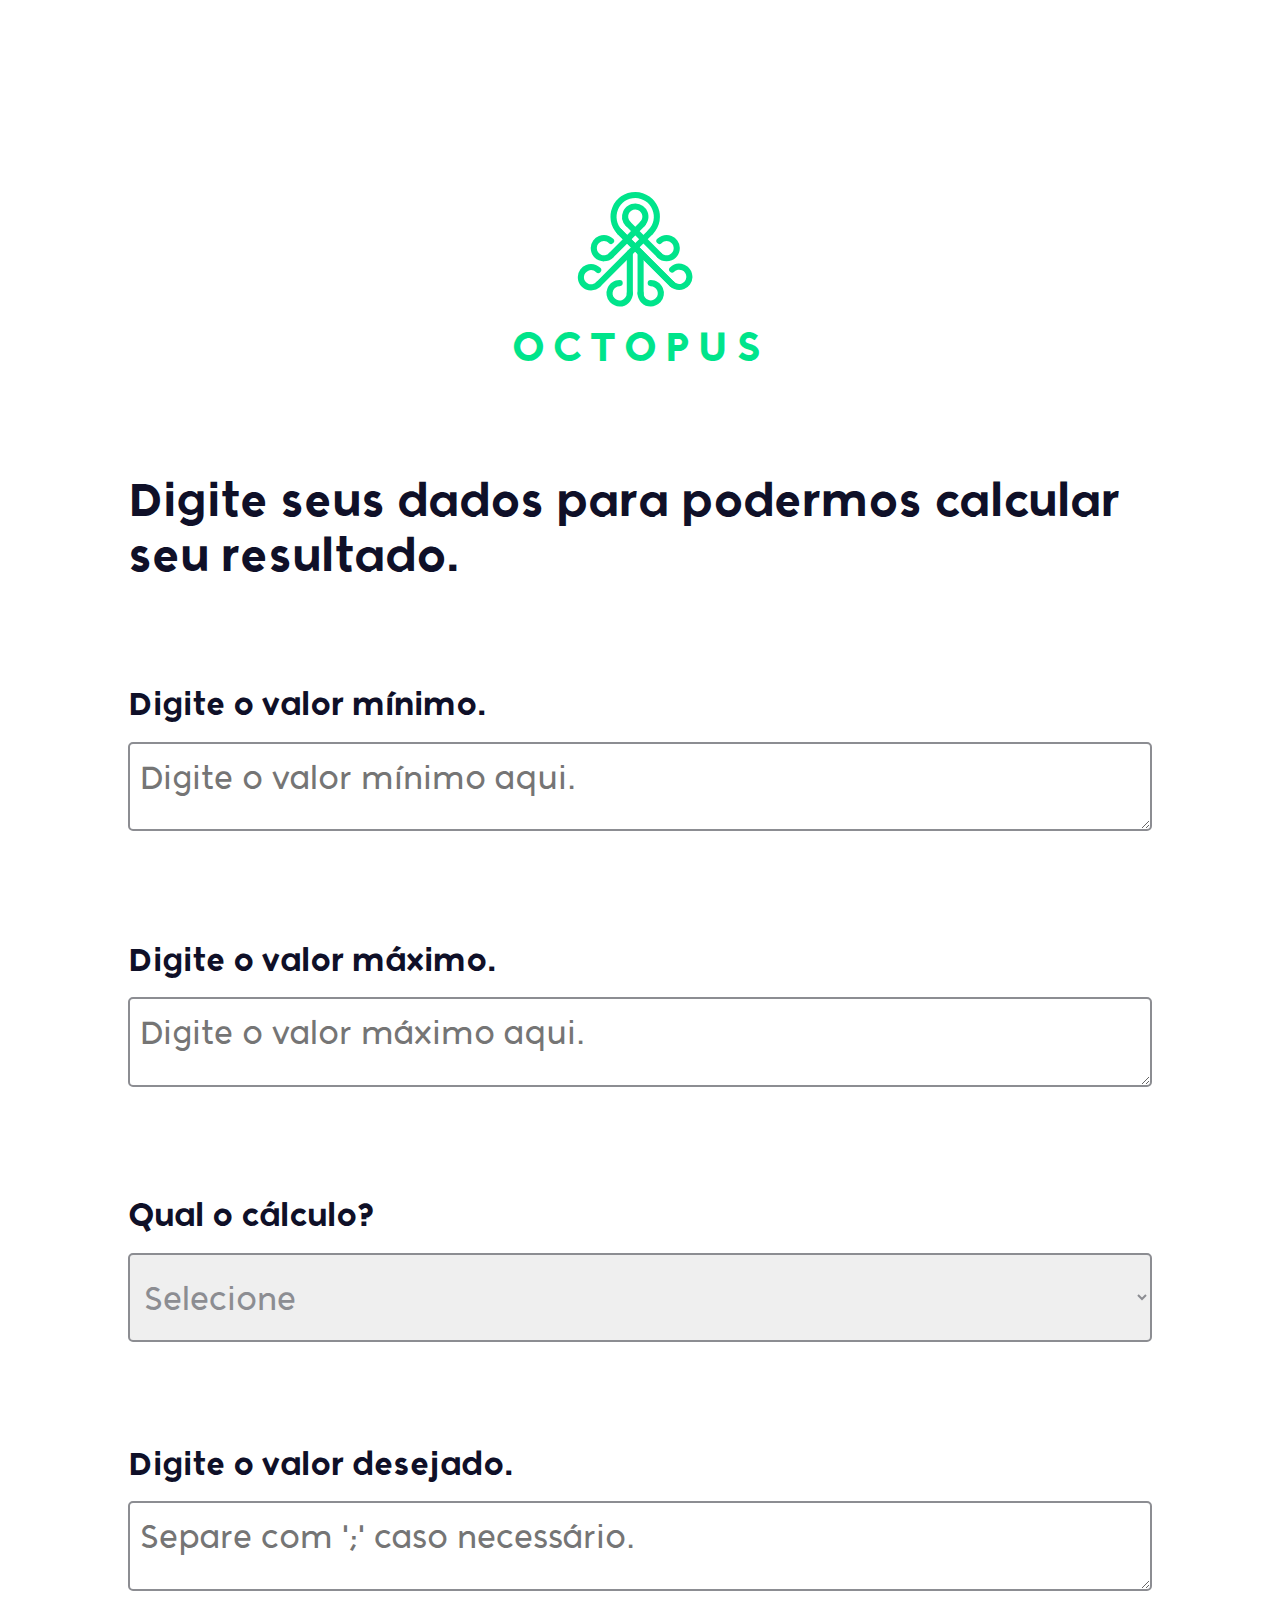
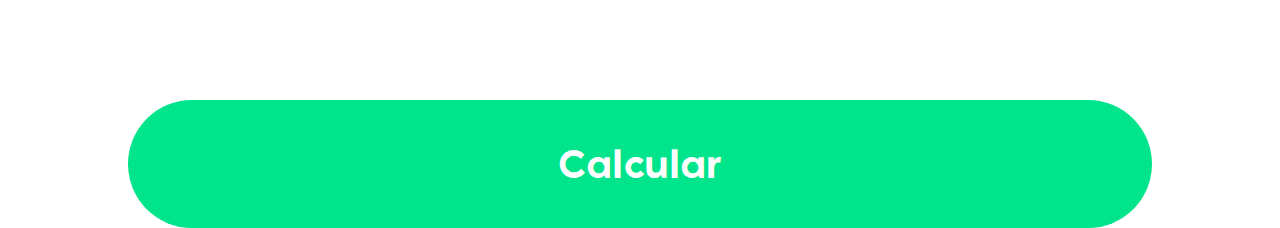
<file: Probabilidade/Uniforme/uniforme.html>
<!DOCTYPE html>
<html lang="pt-br">

<head>
    <meta charset="UTF-8">
    <link rel="shortcut icon" href="img/3001favicon.ico">
    <meta name="viewport" content="width=device-width, initial-scale=1.0">
    <meta http-equiv="X-UA-Compatible" content="ie=edge">
    <link rel="stylesheet" type="text/css" href="css/style.css">
    <link rel="stylesheet" href="https://stackpath.bootstrapcdn.com/bootstrap/4.4.1/css/bootstrap.min.css">
    <script src="https://code.jquery.com/jquery-3.4.1.slim.min.js"></script>
    <script src="https://stackpath.bootstrapcdn.com/bootstrap/4.4.1/js/bootstrap.min.js"></script>
    <title>Octopus - Distribuição Uniforme</title>
</head>

<body>
    <section class="logo">
        <svg id="Camada_1" data-name="Camada 1" xmlns="http://www.w3.org/2000/svg" viewbox="0 0 2126.89 1476.08">
            <defs>
                <style>
                    .cls-1,
                    .cls-2,
                    .cls-3 {
                        fill: #00e48b;
                    }

                    .cls-2 {
                        stroke: #fd00bc;
                        stroke-miterlimit: 10;
                        stroke-width: 80px;
                    }

                    .cls-3 {
                        font-size: 331.85px;
                        font-family: StatsGroup-Bold, StatsBold;
                        font-weight: 700;
                        letter-spacing: 0.2em;
                    }
                </style>
            </defs>
            <title>logo</title>
            <path class="cls-1"
                d="M1616.4,1300.58c-28,0-55.47-11-77.08-31.95a25.33,25.33,0,0,1,35.26-36.38c17.88,17.34,41.78,22.29,63.92,13.25,17.45-7.13,36.36-24.83,37.17-53.18.21-25.31-13.17-46.15-35.81-55.75-17.73-7.52-44.14-8.18-65.11,12.54a25.33,25.33,0,0,1-35.6-36,109.22,109.22,0,0,1,120.49-23.14c41.63,17.66,67.19,57.18,66.68,103.13v.38a108.81,108.81,0,0,1-20.63,61.35,111.07,111.07,0,0,1-48,37.61A108.94,108.94,0,0,1,1616.4,1300.58Z"
                transform="translate(-227.1 -485.92)" />
            <path class="cls-1"
                d="M883.89,1303.87A111,111,0,0,1,840.5,1295c-41.63-17.66-67.18-57.18-66.68-103.13v-.38a108.73,108.73,0,0,1,20.62-61.35,111.13,111.13,0,0,1,48-37.61c40.71-16.62,86-7.51,118.32,23.77a25.33,25.33,0,0,1-35.26,36.38c-17.88-17.34-41.77-22.29-63.91-13.25-17.46,7.12-36.37,24.83-37.18,53.18-.21,25.31,13.17,46.15,35.82,55.75,17.72,7.52,44.13,8.18,65.1-12.54a25.33,25.33,0,1,1,35.6,36,108.79,108.79,0,0,1-77.1,32Z"
                transform="translate(-227.1 -485.92)" />
            <path class="cls-2" d="M1052.22,750.29" transform="translate(-227.1 -485.92)" />
            <path class="cls-1"
                d="M1558.44,1279.33a25.26,25.26,0,0,1-17.91-7.41L1105.26,836.64a25.33,25.33,0,0,1,35.82-35.82l435.27,435.28a25.32,25.32,0,0,1-17.91,43.23Z"
                transform="translate(-227.1 -485.92)" />
            <path class="cls-1"
                d="M1123.18,844.06a25.27,25.27,0,0,1-18.1-7.6c-30.38-31-50.15-69.12-57.17-110.21a207.44,207.44,0,0,1,85.61-204c34.26-23.74,75.42-36.3,119-36.32h.44c42.49.72,82.72,13.77,116.35,37.73a206.9,206.9,0,0,1,71.13,89.81,204.33,204.33,0,0,1,12.74,113.07c-7.07,40.65-26.83,78.63-57.14,109.85a25.33,25.33,0,1,1-36.34-35.3c45.43-46.78,58.11-109.69,33.91-168.29-24-58.21-78.15-95.06-141.28-96.21-64.56.11-119.87,36.43-144.39,94.82C1083.4,690,1096.15,755,1141.26,801a25.33,25.33,0,0,1-18.08,43.06Z"
                transform="translate(-227.1 -485.92)" />
            <path class="cls-1"
                d="M941.88,1280.1A25.33,25.33,0,0,1,924,1236.86l436-436a25.33,25.33,0,0,1,35.82,35.82l-436,436A25.24,25.24,0,0,1,941.88,1280.1Z"
                transform="translate(-227.1 -485.92)" />
            <path class="cls-1"
                d="M1554.61,1274.6a25.21,25.21,0,0,1-17.91-7.42L1101.43,831.91a25.33,25.33,0,0,1,35.82-35.82l435.27,435.27a25.33,25.33,0,0,1-17.91,43.24Z"
                transform="translate(-227.1 -485.92)" />
            <path class="cls-1"
                d="M1310.94,775.68a25.34,25.34,0,0,1-18.19-43c17.34-17.88,22.29-41.78,13.25-63.92-7.12-17.45-24.83-36.37-53.17-37.17-25.3-.25-46.15,13.16-55.76,35.81-7.52,17.72-8.17,44.14,12.54,65.11a25.33,25.33,0,0,1-36,35.6,109.19,109.19,0,0,1-23.13-120.49c17.66-41.64,57.18-67.22,103.13-66.69h.37a108.73,108.73,0,0,1,61.35,20.62,111.19,111.19,0,0,1,37.61,48c16.62,40.72,7.51,86.05-23.77,118.33A25.29,25.29,0,0,1,1310.94,775.68Z"
                transform="translate(-227.1 -485.92)" />
            <path class="cls-1"
                d="M991.26,1062.35a111.13,111.13,0,0,1-43.39-8.88c-41.64-17.66-67.19-57.18-66.69-103.14V950a108.74,108.74,0,0,1,20.63-61.35,111.07,111.07,0,0,1,48-37.61c40.7-16.63,86-7.52,118.32,23.77a25.33,25.33,0,0,1-35.26,36.37c-17.88-17.33-41.78-22.29-63.92-13.24-17.45,7.12-36.36,24.83-37.17,53.17-.21,25.32,13.16,46.15,35.81,55.76,17.72,7.52,44.14,8.18,65.11-12.54a25.33,25.33,0,1,1,35.6,36,108.82,108.82,0,0,1-77.1,32Z"
                transform="translate(-227.1 -485.92)" />
            <path class="cls-1"
                d="M1049.24,1038.58a25.33,25.33,0,0,1-17.91-43.24l263.55-263.55a25.33,25.33,0,0,1,35.82,35.82l-263.55,263.55A25.27,25.27,0,0,1,1049.24,1038.58Z"
                transform="translate(-227.1 -485.92)" />
            <path class="cls-1"
                d="M1511.29,1062a108.64,108.64,0,0,1-77.1-32,25.33,25.33,0,0,1,35.6-36c21,20.71,47.38,20.06,65.1,12.54,22.65-9.61,36-30.44,35.82-55.76-.81-28.34-19.72-46.05-37.18-53.18-22.14-9-46-4.08-63.91,13.25a25.33,25.33,0,1,1-35.26-36.37c32.27-31.29,77.61-40.4,118.32-23.78a111.15,111.15,0,0,1,48,37.62,108.7,108.7,0,0,1,20.62,61.35V950c.5,45.95-25,85.47-66.68,103.13A111,111,0,0,1,1511.29,1062Z"
                transform="translate(-227.1 -485.92)" />
            <path class="cls-1"
                d="M1453.3,1038.21a25.28,25.28,0,0,1-17.91-7.41L1171.85,767.25a25.33,25.33,0,0,1,35.82-35.83L1471.21,995a25.33,25.33,0,0,1-17.91,43.24Z"
                transform="translate(-227.1 -485.92)" />
            <path class="cls-1"
                d="M1380.13,1437.23a109.83,109.83,0,0,1-110.26-109.71A25.33,25.33,0,0,1,1295,1302h.17a25.33,25.33,0,0,1,25.33,25.16c.2,29.67,19.48,47.88,37.45,55,23,9.15,47.24,3.66,64.88-14.66,19.16-20.72,18.14-46.49,10.78-63.73-9.35-21.89-29.69-35.18-54.42-35.54a25.33,25.33,0,0,1,.36-50.66h.38c44.67.66,83.09,26.07,100.27,66.31a111.16,111.16,0,0,1,7.76,60.27,108.88,108.88,0,0,1-28.16,58l-.26.27C1437.78,1425.21,1409.39,1437.23,1380.13,1437.23Zm61.15-52.29h0Z"
                transform="translate(-227.1 -485.92)" />
            <path class="cls-1"
                d="M1295.51,1353.86a25.34,25.34,0,0,1-25.33-25.33V993.33a25.33,25.33,0,0,1,50.66,0v335.2A25.34,25.34,0,0,1,1295.51,1353.86Z"
                transform="translate(-227.1 -485.92)" />
            <path class="cls-1"
                d="M1121.13,1437.29c-29.26,0-57.64-12-79.44-34.77l-.26-.27a108.85,108.85,0,0,1-28.16-58A111.19,111.19,0,0,1,1021,1284c17.18-40.24,55.6-65.65,100.27-66.3h.37a25.33,25.33,0,0,1,.37,50.66c-24.73.36-45.07,13.65-54.42,35.54-7.36,17.24-8.38,43,10.78,63.73,17.64,18.33,41.88,23.81,64.88,14.66,18-7.15,37.25-25.36,37.45-55a25.34,25.34,0,0,1,25.33-25.16h.17a25.34,25.34,0,0,1,25.16,25.5,110.56,110.56,0,0,1-110.26,109.71Z"
                transform="translate(-227.1 -485.92)" />
            <path class="cls-1"
                d="M1206,1354.7a25.33,25.33,0,0,1-25.33-25.33v-336a25.33,25.33,0,0,1,50.66,0v336A25.33,25.33,0,0,1,1206,1354.7Z"
                transform="translate(-227.1 -485.92)" />
            <text class="cls-3" transform="translate(0 1400.57)">OCTOPUS</text>
        </svg>
    </section>
    <section class="tela1">
        <h1>Digite seus dados para podermos calcular<br>
            seu resultado.
        </h1>
        <div id="entrada">
            <h3 id="mim">Digite o valor mínimo.</h3>
            <textarea type="number" id="mimNumber" placeholder="Digite o valor mínimo aqui."></textarea>
            <h3 id="max">Digite o valor máximo.</h3>
            <textarea type="number" id="maxNumber" placeholder="Digite o valor máximo aqui."></textarea>

            <h3>Qual o cálculo?</h3>
            <select name="TipoC" id="calculoE">
                <option value="Nulo" name='TipoC'>Selecione</option>
                <option value="Entre" name='TipoC'>Entre dois elementos</option>
                <option value="Maior" name='TipoC'>Maior que</option>
                <option value="Nulo" name='TipoC'>Menos que</option>
            </select>
            <h3 id="valor">Digite o valor desejado.</h3>
            <textarea type="text" id="dados" placeholder="Separe com ';' caso necessário."></textarea>
            <div class="button">
                <button onclick="calcular()" class="calcular" id="calcular">Calcular</button>
            </div>
        </div>
    </section>
    <section class="tela2" style="display: none;">
        <h1>Estes são os resultados obtidos usando<br>
            os seus dados. ;)
        </h1>
        <div class="saida">
            <h5>Probabilidade: <div id="res1"></div>
            </h5><br>
            <h5>A média é: <div id="res2"></div>
            </h5><br>
            <h5>A desvio padrão é: <div id="res3"></div>
            </h5><br>
            <h5>A coeficiente é: <div id="res4"></div>
            </h5><br>
        </div>
        <div class="button2">
            <a href="../probabilidade.html"><button class="finalizar" id="finalizar">Finalizar</button></a>
        </div>
    </section>
</body>
<script src="js/uniforme.js"></script>

</html>
</file>
<file: Correlação/css/style.css>
* {
    margin: 0;
    padding: 0;
}

@font-face {
    font-family: StatsBold;
    src: url(fonts/StatsGroup-Bold.otf);
}

@font-face {
    font-family: StatsRegular;
    src: url(fonts/Stats-Regular.otf);
}

.logo {
    width: 25vw;
    margin: auto;
    margin-top: 15%;
}

.logo svg {
    width: 100%;
}

.textos {
    padding-left: 7vw;
    padding-right: 7vw;
}

.texto-principal {
    margin-top: 10%;
}

.texto-principal h1 {
    text-align: justify;
    font-family: StatsBold;
    font-size: 4.6vw;
    color: #101028;
}

.texto-secundario {
    margin-top: 5%;
}

.texto-secundario h3 {
    text-align: left;
    font-family: StatsRegular;
    font-size: 2.8vw;
    color: #8C8D92;
}

.botoes {
    padding-left: 10vw;
    padding-right: 10vw;
}

.manual,
.importar {
    border: none;
    background-color: #00E48B;
    font-family: StatsBold;
    font-size: 3.7vw;
    color: #ffffff;
    width: 100%;
    height: 12vw;
    margin-top: 10%;
    border-radius: 100vh;
    outline: none;
}



@media (min-width: 768px) {
    .logo {
        width: 20vw;
        margin: auto;
        margin-top: 15%;
    }

    .logo svg {
        width: 100%;
    }

    .textos {
        padding-left: 10vw;
        padding-right: 10vw;
    }

    .texto-principal h1 {
        text-align: justify;
        font-family: StatsBold;
        font-size: 4.2vw;
        color: #101028;
    }

    .texto-secundario h3 {
        text-align: left;
        font-family: StatsRegular;
        font-size: 2.5vw;
        color: #8C8D92;
    }

    .botoes {
        padding-left: 10vw;
        padding-right: 10vw;
    }

    .manual,
    .importar {
        float: left;
        margin-left: 3%;
        border: none;
        background-color: #00E48B;
        font-family: StatsBold;
        font-size: 3vw;
        color: #ffffff;
        width: 44%;
        height: 8vw;
        margin-top: 10%;
        border-radius: 100vh;
        outline: none;
    }
}

@media (min-width: 1361px) {
    .logo {
        width: 10vw;
        margin: auto;
        margin-top: 4%;
    }

    .logo svg {
        width: 100%;
    }

    .textos {
        padding-left: 15vw;
        padding-right: 15vw;
    }

    .texto-principal h1 {
        margin-top: -7%;
        text-align: left;
        font-family: StatsBold;
        font-size: 5vh;
        color: #101028;
        display: flex;
        justify-content: center;
    }

    .texto-secundario h3 {
        margin-top: -3%;
        text-align: left;
        font-family: StatsRegular;
        font-size: 3.05vh;
        color: #8C8D92;
        display: flex;
        justify-content: center;
    }

    .botoes {
        padding-left: 22vw;
        padding-right: 22vw;
        margin-left: 6vh;
    }

    .manual,
    .importar {
        float: left;
        margin-left: 5%;
        border: none;
        background-color: #00E48B;
        font-family: StatsBold;
        font-size: 1.5vw;
        color: #ffffff;
        width: 39.5%;
        height: 4vw;
        margin-top: 7%;
        border-radius: 100vh;
        outline: none;
        transition-duration: 0.4s;
        outline: none;
    }

    button:hover {
        background-color: #1caf77;
        transition-duration: 0.4s;
    }
}
</file>
<file: Probabilidade/css/style.css>
* {
    margin: 0;
    padding: 0;
}

@font-face {
    font-family: StatsBold;
    src: url(fonts/StatsGroup-Bold.otf);
}

@font-face {
    font-family: StatsRegular;
    src: url(fonts/Stats-Regular.otf);
}

.logo {
    width: 25vw;
    margin: auto;
    margin-top: 15%;
}

.logo svg {
    width: 100%;
}

.textos {
    padding-left: 7vw;
    padding-right: 7vw;
}

.texto-principal {
    margin-top: 10%;
}

.texto-principal h1 {
    text-align: justify;
    font-family: StatsBold;
    font-size: 3.79vw;
    color: #101028;
}

.texto-secundario {
    margin-top: 5%;
}

.texto-secundario h3 {
    text-align: left;
    font-family: StatsRegular;
    font-size: 2.83vw;
    color: #8C8D92;
}

.botoes {
    padding-left: 10vw;
    padding-right: 10vw;
}

.normal,
.binominal,
.uniforme {
    border: none;
    background-color: #00E48B;
    font-family: StatsBold;
    font-size: 3.7vw;
    color: #ffffff;
    width: 100%;
    height: 12vw;
    margin-top: 10%;
    border-radius: 100vh;
    outline: none;
    transition-duration: 0.4s;
}

button:hover {
    background-color: #1caf77;
    transition-duration: 0.4s;
}


@media (min-width: 768px) {
    .logo {
        width: 20vw;
        margin: auto;
        margin-top: 15%;
    }

    .logo svg {
        width: 100%;
    }

    .textos {
        padding-left: 10vw;
        padding-right: 10vw;
    }

    .texto-principal h1 {
        text-align: justify;
        font-family: StatsBold;
        font-size: 3.52vw;
        color: #101028;
    }

    .texto-secundario h3 {
        text-align: left;
        font-family: StatsRegular;
        font-size: 2.6vw;
        color: #8C8D92;
    }

    .botoes {
        padding-left: 10vw;
        padding-right: 10vw;
        margin-left: -2%;
    }

    .normal,
    .binominal,
    .uniforme {
        float: left;
        margin-left: 3%;
        border: none;
        background-color: #00E48B;
        font-family: StatsBold;
        font-size: 2.5vw;
        color: #ffffff;
        width: 30%;
        height: 8vw;
        margin-top: 10%;
        border-radius: 100vh;
        outline: none;
    }
}

@media (min-width: 1361px) {
    .logo {
        width: 10vw;
        margin: auto;
        margin-top: 4%;
    }

    .logo svg {
        width: 100%;
    }

    .textos {
        padding-left: 20vw;
        padding-right: 20vw;
    }

    .texto-principal h1 {
        margin-top: -5%;
        text-align: justify;
        font-family: StatsBold;
        font-size: 2.3vw;
        color: #101028;
        display: flex;
        justify-content: center;
    }

    .texto-secundario h3 {
        margin-top: -3%;
        text-align: left;
        font-family: StatsRegular;
        font-size: 1.72vw;
        color: #8C8D92;
        display: flex;
        justify-content: center;
    }

    .botoes {
        padding-left: 22vw;
        padding-right: 22vw;
        margin-left: -1%;
    }

    .normal,
    .binominal,
    .uniforme {
        float: left;
        margin-left: 5%;
        border: none;
        background-color: #00E48B;
        font-family: StatsBold;
        font-size: 1.5vw;
        color: #ffffff;
        width: 26%;
        height: 4vw;
        margin-top: 7%;
        border-radius: 100vh;
        outline: none;
    }
}
</file>
<file: Probabilidade/Binomial/css/style.css>
* {
    margin: 0;
    padding: 0;
}

@font-face {
    font-family: StatsBold;
    src: url(fonts/StatsGroup-Bold.otf);
}

@font-face {
    font-family: StatsRegular;
    src: url(fonts/Stats-Regular.otf);
}

.logo {
    width: 25vw;
    margin: auto;
    margin-top: 15%;
}

.logo svg {
    width: 100%;
}

.tela1 {
    padding-left: 7vw;
    padding-right: 7vw;
}

.tela1 h1 {
    margin-top: 10%;
    text-align: justify;
    font-size: 3.95vw;
    font-family: StatsBold;
    color: #0F1028;
}

.tela1 h3 {
    font-size: 3.5vw;
    font-family: StatsBold;
    color: #0F1028;
    margin-top: 8%;
}

.tela1 textarea {
    font-size: 3vw;
    font-family: StatsRegular;
    margin-top: 1%;
    width: 100%;
    height: 10vw;
    padding-left: 3vw;
    padding-top: 3vw;
    border: 2px solid #8C8D92;
    color: #8C8D92;
    border-radius: 5px;
    outline: none;
}

.calcular {
    border: none;
    background-color: #00E48B;
    font-family: StatsBold;
    font-size: 4.3vw;
    color: #ffffff;
    width: 100%;
    height: 15vw;
    margin-top: 10%;
    border-radius: 100vh;
    transition-duration: 0.4s;
}

.calcular:hover {
    background-color: #1caf77;
    transition-duration: 0.4s;
}

.tela2 {
    padding-left: 7vw;
    padding-right: 7vw;
}

.tela2 h1 {
    margin-top: 10%;
    text-align: justify;
    font-size: 4.2vw;
    font-family: StatsBold;
    color: #0F1028;
}

.tela2 h5 {
    text-align: center;
    margin-top: 10%;
    font-size: 6.68vw;
    font-family: StatsBold;
    color: #0F1028;
    display: flex;
    justify-content: center;

}

#result1,
#result2,
#result3,
#result4 {
    text-align: center;
    font-size: 6.2vw;
    font-family: StatsBold;
    color: #00E48B;
}

.saida {
    margin: auto;
    display: block;
}


.finalizar {
    border: none;
    background-color: #00E48B;
    font-family: StatsBold;
    font-size: 4.3vw;
    color: #ffffff;
    width: 100%;
    height: 15vw;
    margin-top: 10%;
    border-radius: 100vh;
    transition-duration: 0.4s;
}

.finalizar:hover {
    background-color: #1caf77;
    transition-duration: 0.4s;
}


@media (min-width: 768px) {
    .logo {
        width: 20vw;
        margin: auto;
        margin-top: 15%;
    }

    .logo svg {
        width: 100%;
    }

    .tela1 {
        padding-left: 10vw;
        padding-right: 10vw;
    }

    .tela1 h1 {
        margin-top: 10%;
        text-align: justify;
        font-size: 3.6vw;
        font-family: StatsBold;
        color: #0F1028;
    }

    .tela1 h3 {
        font-size: 2.5vw;
        font-family: StatsBold;
        color: #0F1028;
        margin-top: 10%;
    }

    .tela1 textarea {
        font-size: 2.5vw;
        font-family: StatsRegular;
        margin-top: 1%;
        width: 100%;
        height: 7vw;
        padding: 0px;
        padding-left: 10px;
        padding-top: 10px;
        border: 2px solid #8C8D92;
        color: #8C8D92;
        border-radius: 5px;
        outline: none;
    }

    .calcular {
        border: none;
        background-color: #00E48B;
        font-family: StatsBold;
        font-size: 3vw;
        color: #ffffff;
        width: 100%;
        height: 10vw;
        margin-top: 10%;
        border-radius: 100vh;
    }

    .tela2 {
        padding-left: 10vw;
        padding-right: 10vw;
    }

    .tela2 h1 {
        display: flex;
        justify-content: center;
        margin-top: 10%;
        text-align: justify;
        font-size: 3.6vw;
        font-family: StatsBold;
        color: #0F1028;
    }

    .tela2 h5 {
        text-align: center;
        margin-top: 10%;
        font-size: 6.68vw;
        font-family: StatsBold;
        color: #0F1028;
        display: flex;
        justify-content: center;

    }

    #result1,
    #result2,
    #result3,
    #result4 {
        text-align: center;
        font-size: 5vw;
        font-family: StatsBold;
        color: #00E48B;
    }

    .saida {
        margin: auto;
        display: block;
    }

    .finalizar {
        border: none;
        background-color: #00E48B;
        font-family: StatsBold;
        font-size: 3vw;
        color: #ffffff;
        width: 100%;
        height: 10vw;
        margin-top: 10%;
        border-radius: 100vh;
    }
}

@media (min-width: 1361px) {
    .logo {
        width: 10vw;
        margin: auto;
        margin-top: 4%;
    }

    .logo svg {
        width: 100%;
    }

    .tela1 {
        padding-left: 20vw;
        padding-right: 20vw;
    }

    .tela1 h1 {
        margin-top: 3%;
        text-align: justify;
        font-family: StatsBold;
        font-size: 2vw;
        color: #101028;
        display: flex;
        justify-content: center;
    }

    .tela1 h3 {
        font-size: 1.5vw;
        font-family: StatsBold;
        color: #0F1028;
        margin-top: 5%;
    }

    .entrada {
        padding-left: 8vw;
        padding-right: 8vw;
    }

    .tela1 textarea {
        font-size: 1.3vw;
        padding-top: 10px;
        padding-left: 10px;
        font-family: StatsRegular;
        margin-top: 1%;
        width: 100%;
        height: 3.5vw;
        border: 2px solid #8C8D92;
        color: #8C8D92;
        border-radius: 5px;
        outline: none;
    }

    .button {
        display: flex;
        justify-content: center;
        margin-top: 5%;
    }

    .calcular {
        border: none;
        background-color: #00E48B;
        font-family: StatsBold;
        font-size: 1.3vw;
        color: #ffffff;
        width: 50%;
        height: 4vw;
        margin-top: 10%;
        margin: auto;
        border-radius: 100vh;
    }

    .tela2 {
        padding-left: 20vw;
        padding-right: 20vw;
    }

    .tela2 h1 {
        margin-top: 3%;
        text-align: justify;
        font-family: StatsBold;
        font-size: 2vw;
        color: #101028;
        display: flex;
        justify-content: center;
    }

    .tela2 h5 {
        text-align: center;
        margin-top: 5%;
        font-size: 3vw;
        font-family: StatsBold;
        color: #0F1028;
        display: flex;
        justify-content: center;

    }

    #result1,
    #result2,
    #result3,
    #result4 {
        text-align: center;
        font-size: 3vw;
        font-family: StatsBold;
        color: #00E48B;
    }

    .saida {
        margin: auto;
        display: block;
    }

    .button2 {
        display: flex;
        justify-content: center;
        margin-top: 10%;
    }

    .finalizar {
        margin-top: -10%;
        border: none;
        background-color: #00E48B;
        font-family: StatsBold;
        font-size: 1.3vw;
        color: #ffffff;
        width: 25vw;
        height: 4vw;
        border-radius: 100vh;
    }


}
</file>
<file: Probabilidade/Normal/css/style.css>
* {
    margin: 0;
    padding: 0;
}

@font-face {
    font-family: StatsBold;
    src: url(fonts/StatsGroup-Bold.otf);
}

@font-face {
    font-family: StatsRegular;
    src: url(fonts/Stats-Regular.otf);
}

.logo {
    width: 25vw;
    margin: auto;
    margin-top: 15%;
}

.logo svg {
    width: 100%;
}

.tela1 {
    padding-left: 7vw;
    padding-right: 7vw;
}

.tela1 h1 {
    margin-top: 10%;
    text-align: justify;
    font-size: 3.95vw;
    font-family: StatsBold;
    color: #0F1028;
}

.tela1 h3 {
    font-size: 3.5vw;
    font-family: StatsBold;
    color: #0F1028;
    margin-top: 8%;
}

.tela1 textarea {
    font-size: 3vw;
    font-family: StatsRegular;
    margin-top: 1%;
    width: 100%;
    height: 10vw;
    padding-left: 3vw;
    padding-top: 3vw;
    border: 2px solid #8C8D92;
    color: #8C8D92;
    border-radius: 5px;
    outline: none;
}

.tela1 select {
    font-size: 3vw;
    font-family: StatsRegular;
    margin-top: 1%;
    width: 100%;
    height: 10vw;
    padding: 3vw;
    border: 2px solid #8C8D92;
    color: #8C8D92;
    border-radius: 5px;
    outline: none;
}

.calcular {
    border: none;
    background-color: #00E48B;
    font-family: StatsBold;
    font-size: 4.3vw;
    color: #ffffff;
    width: 100%;
    height: 15vw;
    margin-top: 10%;
    border-radius: 100vh;
    transition-duration: 0.4s;
}

.calcular:hover {
    background-color: #1caf77;
    transition-duration: 0.4s;
}

.tela2 {
    padding-left: 7vw;
    padding-right: 7vw;
}

.tela2 h1 {
    margin-top: 10%;
    text-align: justify;
    font-size: 4.2vw;
    font-family: StatsBold;
    color: #0F1028;
}

.tela2 h5 {
    margin-top: 40%;
    font-size: 6.68vw;
    font-family: StatsBold;
    color: #0F1028;
}

.tela2 #resposta {
    display: inline;
    font-size: 6.68vw;
    font-family: StatsBold;
    color: #00E48B;
}

.finalizar {
    border: none;
    background-color: #00E48B;
    font-family: StatsBold;
    font-size: 4.3vw;
    color: #ffffff;
    width: 100%;
    height: 15vw;
    margin-top: 40%;
    border-radius: 100vh;
    transition-duration: 0.4s;
}

.finalizar:hover {
    background-color: #1caf77;
    transition-duration: 0.4s;
}

@media (min-width: 768px) {
    .logo {
        width: 20vw;
        margin: auto;
        margin-top: 15%;
    }

    .logo svg {
        width: 100%;
    }

    .tela1 {
        padding-left: 10vw;
        padding-right: 10vw;
    }

    .tela1 h1 {
        margin-top: 10%;
        text-align: justify;
        font-size: 3.6vw;
        font-family: StatsBold;
        color: #0F1028;
    }

    .tela1 h3 {
        font-size: 2.5vw;
        font-family: StatsBold;
        color: #0F1028;
        margin-top: 10%;
    }

    .tela1 textarea {
        font-size: 2.5vw;
        font-family: StatsRegular;
        margin-top: 1%;
        width: 100%;
        height: 7vw;
        padding: 0px;
        padding-left: 10px;
        padding-top: 10px;
        border: 2px solid #8C8D92;
        color: #8C8D92;
        border-radius: 5px;
        outline: none;
    }

    .tela1 select {
        font-size: 2.5vw;
        font-family: StatsRegular;
        margin-top: 1%;
        width: 100%;
        height: 7vw;
        padding: 0px;
        padding-left: 10px;
        padding-top: 1px;
        border: 2px solid #8C8D92;
        color: #8C8D92;
        border-radius: 5px;
        outline: none;
    }

    .calcular {
        border: none;
        background-color: #00E48B;
        font-family: StatsBold;
        font-size: 3vw;
        color: #ffffff;
        width: 100%;
        height: 10vw;
        margin-top: 10%;
        border-radius: 100vh;
    }

    .tela2 {
        padding-left: 10vw;
        padding-right: 10vw;
    }

    .tela2 h1 {
        margin-top: 10%;
        text-align: justify;
        font-size: 3.6vw;
        font-family: StatsBold;
        color: #0F1028;
    }

    .tela2 h5 {
        margin-top: 30%;
        font-size: 6.2vw;
        font-family: StatsBold;
        color: #0F1028;
    }

    .tela2 #resposta {
        display: inline;
        font-size: 6.2vw;
        font-family: StatsBold;
        color: #00E48B;
    }

    .finalizar {
        border: none;
        background-color: #00E48B;
        font-family: StatsBold;
        font-size: 3vw;
        color: #ffffff;
        width: 100%;
        height: 10vw;
        margin-top: 30%;
        border-radius: 100vh;
    }
}

@media (min-width: 1361px) {
    .logo {
        width: 10vw;
        margin: auto;
        margin-top: 4%;
    }

    .logo svg {
        width: 100%;
    }

    .tela1 {
        padding-left: 20vw;
        padding-right: 20vw;
    }

    .tela1 h1 {
        margin-top: 3%;
        text-align: justify;
        font-family: StatsBold;
        font-size: 2vw;
        color: #101028;
        display: flex;
        justify-content: center;
    }

    .tela1 h3 {
        font-size: 1.5vw;
        font-family: StatsBold;
        color: #0F1028;
        margin-top: 5%;
    }

    .entrada {
        padding-left: 8vw;
        padding-right: 8vw;
    }

    .tela1 textarea {
        font-size: 1.3vw;
        padding-top: 10px;
        padding-left: 10px;
        font-family: StatsRegular;
        margin-top: 1%;
        width: 100%;
        height: 3.5vw;
        border: 2px solid #8C8D92;
        color: #8C8D92;
        border-radius: 5px;
        outline: none;
    }

    .tela1 select {
        font-size: 1.3vw;
        font-family: StatsRegular;
        margin-top: 1%;
        width: 100%;
        height: 3.5vw;
        padding: 0;
        padding-left: 8px;
        border: 2px solid #8C8D92;
        color: #8C8D92;
        border-radius: 5px;
        outline: none;
    }

    .button {
        display: flex;
        justify-content: center;
        margin-top: 5%;
    }

    .calcular {
        border: none;
        background-color: #00E48B;
        font-family: StatsBold;
        font-size: 1.3vw;
        color: #ffffff;
        width: 50%;
        height: 4vw;
        margin-top: 10%;
        margin: auto;
        border-radius: 100vh;
    }

    .tela2 {
        padding-left: 20vw;
        padding-right: 20vw;
    }

    .tela2 h1 {
        margin-top: 3%;
        text-align: justify;
        font-family: StatsBold;
        font-size: 2vw;
        color: #101028;
        display: flex;
        justify-content: center;
    }

    .tela2 h5 {
        margin-top: 15%;
        text-align: justify;
        font-family: StatsBold;
        font-size: 3vw;
        color: #101028;
        display: flex;
        justify-content: center;
    }

    .tela2 #resposta {
        font-size: 3vw;
    }

    .button2 {
        display: flex;
        justify-content: center;
        margin-top: 17%;
    }

    .finalizar {
        border: none;
        background-color: #00E48B;
        font-family: StatsBold;
        font-size: 1.3vw;
        color: #ffffff;
        width: 25vw;
        height: 4vw;
        margin-top: 10%;
        margin: auto;
        border-radius: 100vh;
    }


}
</file>
<file: Probabilidade/Uniforme/css/style.css>
* {
    margin: 0;
    padding: 0;
}

@font-face {
    font-family: StatsBold;
    src: url(fonts/StatsGroup-Bold.otf);
}

@font-face {
    font-family: StatsRegular;
    src: url(fonts/Stats-Regular.otf);
}

.logo {
    width: 25vw;
    margin: auto;
    margin-top: 15%;
}

.logo svg {
    width: 100%;
}

.tela1 {
    padding-left: 7vw;
    padding-right: 7vw;
}

.tela1 h1 {
    margin-top: 10%;
    text-align: justify;
    font-size: 3.95vw;
    font-family: StatsBold;
    color: #0F1028;
}

.tela1 h3 {
    font-size: 3.5vw;
    font-family: StatsBold;
    color: #0F1028;
    margin-top: 8%;
}

.tela1 textarea {
    font-size: 3vw;
    font-family: StatsRegular;
    margin-top: 1%;
    width: 100%;
    height: 10vw;
    padding-left: 3vw;
    padding-top: 3vw;
    border: 2px solid #8C8D92;
    color: #8C8D92;
    border-radius: 5px;
    outline: none;
}

.tela1 select {
    font-size: 3vw;
    font-family: StatsRegular;
    margin-top: 1%;
    width: 100%;
    height: 10vw;
    padding: 3vw;
    border: 2px solid #8C8D92;
    color: #8C8D92;
    border-radius: 5px;
    outline: none;
}

.calcular {
    border: none;
    background-color: #00E48B;
    font-family: StatsBold;
    font-size: 4.3vw;
    color: #ffffff;
    width: 100%;
    height: 15vw;
    margin-top: 10%;
    border-radius: 100vh;
    transition-duration: 0.4s;
}

.calcular:hover {
    background-color: #1caf77;
    transition-duration: 0.4s;
}

.tela2 {
    padding-left: 7vw;
    padding-right: 7vw;
}

.tela2 h1 {
    margin-top: 10%;
    text-align: justify;
    font-size: 4.2vw;
    font-family: StatsBold;
    color: #0F1028;
}

.tela2 h5 {
    float: left;
    margin-top: 10%;
    font-size: 6.68vw;
    font-family: StatsBold;
    color: #0F1028;
    margin-left: 5vw;

}

.tela2 #res1,
#res2,
#res3,
#res4 {
    float: right;
    font-size: 6.68vw;
    font-family: StatsBold;
    color: #00E48B;
    text-align: center;
}

.finalizar {
    border: none;
    background-color: #00E48B;
    font-family: StatsBold;
    font-size: 4.3vw;
    color: #ffffff;
    width: 100%;
    height: 15vw;
    margin-top: 10%;
    border-radius: 100vh;
    transition-duration: 0.4s;
}

.finalizar:hover {
    background-color: #1caf77;
    transition-duration: 0.4s;
}

@media (min-width: 768px) {
    .logo {
        width: 20vw;
        margin: auto;
        margin-top: 15%;
    }

    .logo svg {
        width: 100%;
    }

    .tela1 {
        padding-left: 10vw;
        padding-right: 10vw;
    }

    .tela1 h1 {
        margin-top: 10%;
        text-align: justify;
        font-size: 3.6vw;
        font-family: StatsBold;
        color: #0F1028;
    }

    .tela1 h3 {
        font-size: 2.5vw;
        font-family: StatsBold;
        color: #0F1028;
        margin-top: 10%;
    }

    .tela1 textarea {
        font-size: 2.5vw;
        font-family: StatsRegular;
        margin-top: 1%;
        width: 100%;
        height: 7vw;
        padding: 0px;
        padding-left: 10px;
        padding-top: 10px;
        border: 2px solid #8C8D92;
        color: #8C8D92;
        border-radius: 5px;
        outline: none;
    }

    .tela1 select {
        font-size: 2.5vw;
        font-family: StatsRegular;
        margin-top: 1%;
        width: 100%;
        height: 7vw;
        padding: 0px;
        padding-left: 10px;
        padding-top: 1px;
        border: 2px solid #8C8D92;
        color: #8C8D92;
        border-radius: 5px;
        outline: none;
    }

    .calcular {
        border: none;
        background-color: #00E48B;
        font-family: StatsBold;
        font-size: 3vw;
        color: #ffffff;
        width: 100%;
        height: 10vw;
        margin-top: 10%;
        border-radius: 100vh;
    }

    .tela2 {
        padding-left: 10vw;
        padding-right: 10vw;
    }

    .tela2 h1 {
        display: flex;
        justify-content: center;
        margin-top: 10%;
        text-align: justify;
        font-size: 3.6vw;
        font-family: StatsBold;
        color: #0F1028;
    }

    .tela2 h5 {
        margin-top: 10%;
        font-size: 6.2vw;
        font-family: StatsBold;
        color: #0F1028;
    }

    .tela2 #res1,
    #res2,
    #res3,
    #res4 {
        display: inline;
        font-size: 6.2vw;
        font-family: StatsBold;
        color: #00E48B;
    }

    .finalizar {
        border: none;
        background-color: #00E48B;
        font-family: StatsBold;
        font-size: 3vw;
        color: #ffffff;
        width: 100%;
        height: 10vw;
        margin-top: 10%;
        border-radius: 100vh;
    }
}

@media (min-width: 1361px) {
    .logo {
        width: 10vw;
        margin: auto;
        margin-top: 4%;
    }

    .logo svg {
        width: 100%;
    }

    .tela1 {
        padding-left: 20vw;
        padding-right: 20vw;
    }

    .tela1 h1 {
        margin-top: 3%;
        text-align: justify;
        font-family: StatsBold;
        font-size: 2vw;
        color: #101028;
        display: flex;
        justify-content: center;
    }

    .tela1 h3 {
        font-size: 1.5vw;
        font-family: StatsBold;
        color: #0F1028;
        margin-top: 5%;
    }

    #entrada {
        padding-left: 8vw;
        padding-right: 8vw;
    }

    .tela1 textarea {
        font-size: 1.3vw;
        padding-top: 10px;
        padding-left: 10px;
        font-family: StatsRegular;
        margin-top: 1%;
        width: 100%;
        height: 3.5vw;
        border: 2px solid #8C8D92;
        color: #8C8D92;
        border-radius: 5px;
        outline: none;
    }

    .tela1 select {
        font-size: 1.3vw;
        font-family: StatsRegular;
        margin-top: 1%;
        width: 100%;
        height: 3.5vw;
        padding: 0;
        padding-left: 8px;
        border: 2px solid #8C8D92;
        color: #8C8D92;
        border-radius: 5px;
        outline: none;
    }

    .button {
        display: flex;
        justify-content: center;
        margin-top: 5%;
    }

    .calcular {
        border: none;
        background-color: #00E48B;
        font-family: StatsBold;
        font-size: 1.3vw;
        color: #ffffff;
        width: 50%;
        height: 4vw;
        margin-top: 10%;
        margin: auto;
        border-radius: 100vh;
    }

    .tela2 {
        padding-left: 20vw;
        padding-right: 20vw;
    }

    .tela2 h1 {
        margin-top: 3%;
        text-align: justify;
        font-family: StatsBold;
        font-size: 2vw;
        color: #101028;
        display: flex;
        justify-content: center;
    }

    .saida {
        padding-left: 6vw;
    }

    .tela2 h5 {
        font-family: StatsBold;
        font-size: 3vw;
        color: #101028;
        margin-top: 5%;
    }

    .tela2 #res1,
    #res2,
    #res3,
    #res4 {
        font-size: 3vw;
        display: inline;
        font-family: StatsBold;
        color: #00E48B;
    }

    .button2 {
        display: flex;
        justify-content: center;
        margin-top: 50%;
    }

    .finalizar {
        margin-top: -10%;
        border: none;
        background-color: #00E48B;
        font-family: StatsBold;
        font-size: 1.3vw;
        color: #ffffff;
        width: 25vw;
        height: 4vw;
        border-radius: 100vh;
    }


}
</file>
